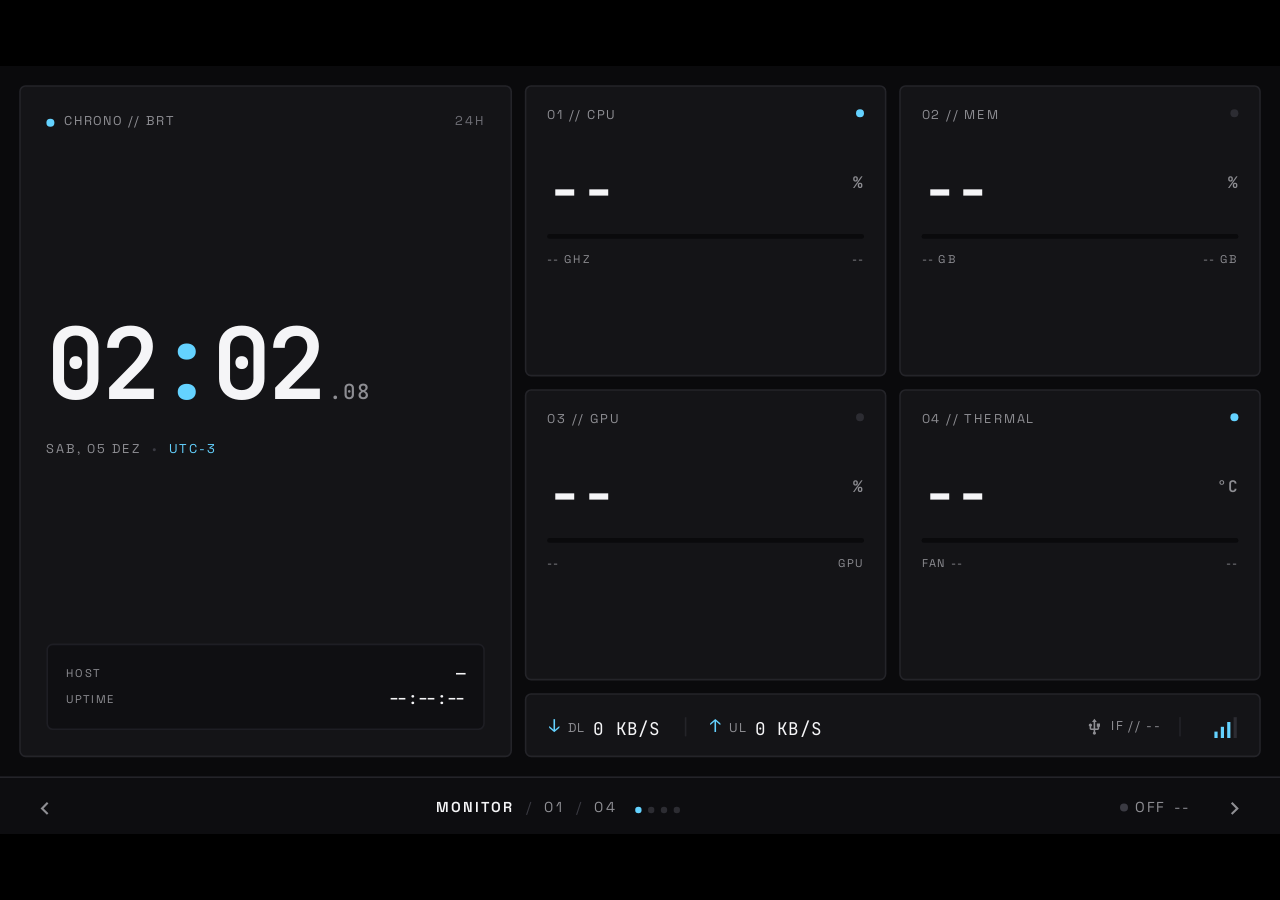
<file: templates/index.html>
<!DOCTYPE html>
<html lang="pt-BR">
<head>
<meta charset="utf-8">
<meta name="viewport" content="width=device-width, initial-scale=1.0, maximum-scale=1.0, user-scalable=no">
<meta name="theme-color" content="#0A0A0C">
<meta name="mobile-web-app-capable" content="yes">
<meta name="apple-mobile-web-app-capable" content="yes">
<meta name="application-name" content="J1 Cyberdeck">
<meta name="apple-mobile-web-app-title" content="J1 Cyberdeck">
<meta name="apple-mobile-web-app-status-bar-style" content="black-translucent">
<title>J1 // Monitor</title>
<link rel="manifest" href="/static/manifest.json">
<link rel="icon" href="/static/icons/icon-192.png">
<link rel="apple-touch-icon" href="/static/icons/icon-192.png">
<link rel="stylesheet" href="/static/css/app.css?v=3">
</head>
<body data-page="monitor">
<div class="stage" id="stage">
  <div class="screen">
    <div class="page">

      <div class="card clock-card">
        <div class="topline"><span class="led"></span>CHRONO // BRT<span class="r">24H</span></div>
        <div class="clock-time mono"><span id="clk-h">--</span><span class="colon">:</span><span id="clk-m">--</span><span class="clock-sec" id="clk-s">.00</span></div>
        <div class="clock-date"><span id="clk-date">---</span><span class="sl">&bull;</span><span class="cy">UTC-3</span></div>
        <div class="host-box">
          <div class="host-row">HOST<b id="m-host">&mdash;</b></div>
          <div class="host-row">UPTIME<b id="m-uptime">--:--:--</b></div>
        </div>
      </div>

      <div class="stats">
        <div class="card stat s1">
          <div class="head">01 // CPU<span class="led on"></span></div>
          <div class="val mono"><span id="m-cpu">--</span><span class="unit">%</span></div>
          <div class="bar"><div class="fill" id="m-cpu-bar"></div></div>
          <div class="sub"><span id="m-cpu-ghz">-- GHz</span><span class="r" id="m-cpu-thr">--</span></div>
        </div>
        <div class="card stat s2">
          <div class="head">02 // MEM<span class="led"></span></div>
          <div class="val mono"><span id="m-ram">--</span><span class="unit">%</span></div>
          <div class="bar"><div class="fill w" id="m-ram-bar"></div></div>
          <div class="sub"><span id="m-ram-use">-- GB</span><span class="r" id="m-ram-total">-- GB</span></div>
        </div>
        <div class="card stat s3">
          <div class="head">03 // GPU<span class="led"></span></div>
          <div class="val mono"><span id="m-gpu">--</span><span class="unit">%</span></div>
          <div class="bar"><div class="fill w" id="m-gpu-bar"></div></div>
          <div class="sub"><span id="m-gpu-mhz">--</span><span class="r" id="m-gpu-name">GPU</span></div>
        </div>
        <div class="card stat s4">
          <div class="head">04 // THERMAL<span class="led on"></span></div>
          <div class="val mono"><span id="m-temp">--</span><span class="unit">&deg;C</span></div>
          <div class="bar"><div class="fill" id="m-temp-bar"></div></div>
          <div class="sub"><span id="m-fan">FAN --</span><span class="r" id="m-temp-state">--</span></div>
        </div>
      </div>

      <div class="card netbar">
        <span class="grp"><span class="arr">&darr;</span>DL<span class="num" id="n-down">0 KB/s</span></span>
        <span class="sep"></span>
        <span class="grp"><span class="arr">&uarr;</span>UL<span class="num" id="n-up">0 KB/s</span></span>
        <span class="right grp"><svg class="ico" viewBox="0 -960 960 960"><path d="M480-80q-33 0-56.5-23.5T400-160q0-21 11-39t29-29v-92H320q-33 0-56.5-23.5T240-400v-92q-18-9-29-27t-11-41q0-33 23.5-56.5T280-640q33 0 56.5 23.5T360-560q0 23-11 40t-29 28v92h120v-320h-80l120-160 120 160h-80v320h120v-80h-40v-160h160v160h-40v80q0 33-23.5 56.5T640-320H520v92q19 10 29.5 28t10.5 40q0 33-23.5 56.5T480-80Z"/></svg>IF // <span id="n-if">--</span><span class="sep"></span><span class="bars"><i class="a" style="height:4px"></i><i class="a" style="height:7px"></i><i class="a" style="height:10px"></i><i style="height:13px"></i></span></span>
      </div>

    </div>
  </div>

  <div class="strip">
    <a class="nav-arrow left" href="/deck" aria-label="P&aacute;gina anterior"><svg class="ico" viewBox="0 -960 960 960"><path d="M560-240 320-480l240-240 56 56-184 184 184 184-56 56Z"/></svg></a>
    <div class="nav-center"><span class="pg">MONITOR</span><span class="slash">/</span>01<span class="slash">/</span>04<span class="dots"><i class="dot on"></i><i class="dot"></i><i class="dot"></i><i class="dot"></i></span></div>
    <div class="link"><span class="led" id="link-led"></span><span id="link-type">--</span><span class="ping" id="link-ping">--</span></div>
    <a class="nav-arrow right" href="/midia" aria-label="Pr&oacute;xima p&aacute;gina"><svg class="ico" viewBox="0 -960 960 960"><path d="M504-480 320-664l56-56 240 240-240 240-56-56 184-184Z"/></svg></a>
  </div>
</div>
<script src="/static/js/app.js?v=3"></script>
</body>
</html>
</file>
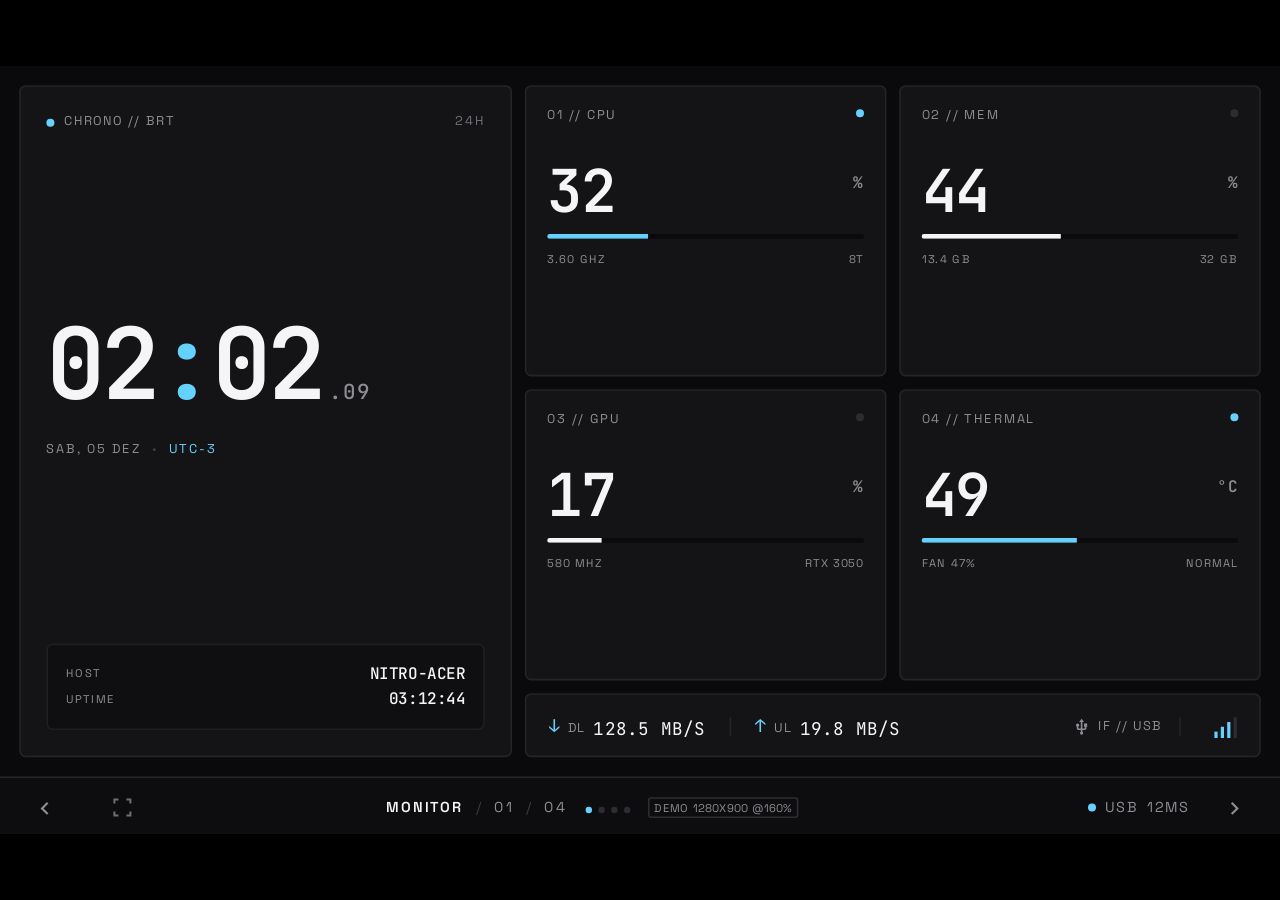
<file: prototypes/visual-v2/index.html>
<!DOCTYPE html>
<html lang="pt-BR">
<head>
<meta charset="utf-8">
<meta name="viewport" content="width=device-width, initial-scale=1.0, maximum-scale=1.0, user-scalable=no">
<meta name="theme-color" content="#0A0A0C">
<title>J1 // Monitor</title>
<link rel="stylesheet" href="assets/css/app.css?v=3">
</head>
<body data-page="monitor">
<div class="stage" id="stage">
  <div class="screen">
    <div class="page">

      <div class="card clock-card">
        <div class="topline"><span class="led"></span>CHRONO // BRT<span class="r">24H</span></div>
        <div class="clock-time mono"><span id="clk-h">--</span><span class="colon">:</span><span id="clk-m">--</span><span class="clock-sec" id="clk-s">.00</span></div>
        <div class="clock-date"><span id="clk-date">---</span><span class="sl">&bull;</span><span class="cy">UTC-3</span></div>
        <div class="host-box">
          <div class="host-row">HOST<b id="m-host">NITRO-ACER</b></div>
          <div class="host-row">UPTIME<b id="m-uptime">03:12:44</b></div>
        </div>
      </div>

      <div class="stats">
        <div class="card stat s1">
          <div class="head">01 // CPU<span class="led on"></span></div>
          <div class="val mono"><span id="m-cpu">28</span><span class="unit">%</span></div>
          <div class="bar"><div class="fill" id="m-cpu-bar"></div></div>
          <div class="sub"><span id="m-cpu-ghz">3.60 GHz</span><span class="r" id="m-cpu-thr">8T</span></div>
        </div>
        <div class="card stat s2">
          <div class="head">02 // MEM<span class="led"></span></div>
          <div class="val mono"><span id="m-ram">42</span><span class="unit">%</span></div>
          <div class="bar"><div class="fill w" id="m-ram-bar"></div></div>
          <div class="sub"><span id="m-ram-use">13.4 GB</span><span class="r" id="m-ram-total">32 GB</span></div>
        </div>
        <div class="card stat s3">
          <div class="head">03 // GPU<span class="led"></span></div>
          <div class="val mono"><span id="m-gpu">19</span><span class="unit">%</span></div>
          <div class="bar"><div class="fill w" id="m-gpu-bar"></div></div>
          <div class="sub"><span id="m-gpu-mhz">580 MHz</span><span class="r" id="m-gpu-name">RTX 3050</span></div>
        </div>
        <div class="card stat s4">
          <div class="head">04 // THERMAL<span class="led on"></span></div>
          <div class="val mono"><span id="m-temp">48</span><span class="unit">&deg;C</span></div>
          <div class="bar"><div class="fill" id="m-temp-bar"></div></div>
          <div class="sub"><span id="m-fan">FAN 45%</span><span class="r" id="m-temp-state">NORMAL</span></div>
        </div>
      </div>

      <div class="card netbar">
        <span class="grp"><span class="arr">&darr;</span>DL<span class="num" id="n-down">124.6 MB/s</span></span>
        <span class="sep"></span>
        <span class="grp"><span class="arr">&uarr;</span>UL<span class="num" id="n-up">18.2 MB/s</span></span>
        <span class="right grp"><svg class="ico" viewBox="0 -960 960 960"><path d="M480-80q-33 0-56.5-23.5T400-160q0-21 11-39t29-29v-92H320q-33 0-56.5-23.5T240-400v-92q-18-9-29-27t-11-41q0-33 23.5-56.5T280-640q33 0 56.5 23.5T360-560q0 23-11 40t-29 28v92h120v-320h-80l120-160 120 160h-80v320h120v-80h-40v-160h160v160h-40v80q0 33-23.5 56.5T640-320H520v92q19 10 29.5 28t10.5 40q0 33-23.5 56.5T480-80Z"/></svg>IF // <span id="n-if">USB</span><span class="sep"></span><span class="bars"><i class="a" style="height:4px"></i><i class="a" style="height:7px"></i><i class="a" style="height:10px"></i><i style="height:13px"></i></span></span>
      </div>

    </div>
  </div>

  <div class="strip">
    <a class="nav-arrow left" href="deck.html" aria-label="P&aacute;gina anterior"><svg class="ico" viewBox="0 -960 960 960"><path d="M560-240 320-480l240-240 56 56-184 184 184 184-56 56Z"/></svg></a>
    <div class="nav-center"><span class="pg">MONITOR</span><span class="slash">/</span>01<span class="slash">/</span>04<span class="dots"><i class="dot on"></i><i class="dot"></i><i class="dot"></i><i class="dot"></i></span><span class="demo">DEMO</span></div>
    <div class="link"><span class="led" id="link-led"></span><span id="link-type">USB</span><span class="ping" id="link-ping">12ms</span></div>
    <a class="nav-arrow right" href="midia.html" aria-label="Pr&oacute;xima p&aacute;gina"><svg class="ico" viewBox="0 -960 960 960"><path d="M504-480 320-664l56-56 240 240-240 240-56-56 184-184Z"/></svg></a>
  </div>
</div>
<script src="assets/js/app.js?v=3"></script>
</body>
</html>
</file>
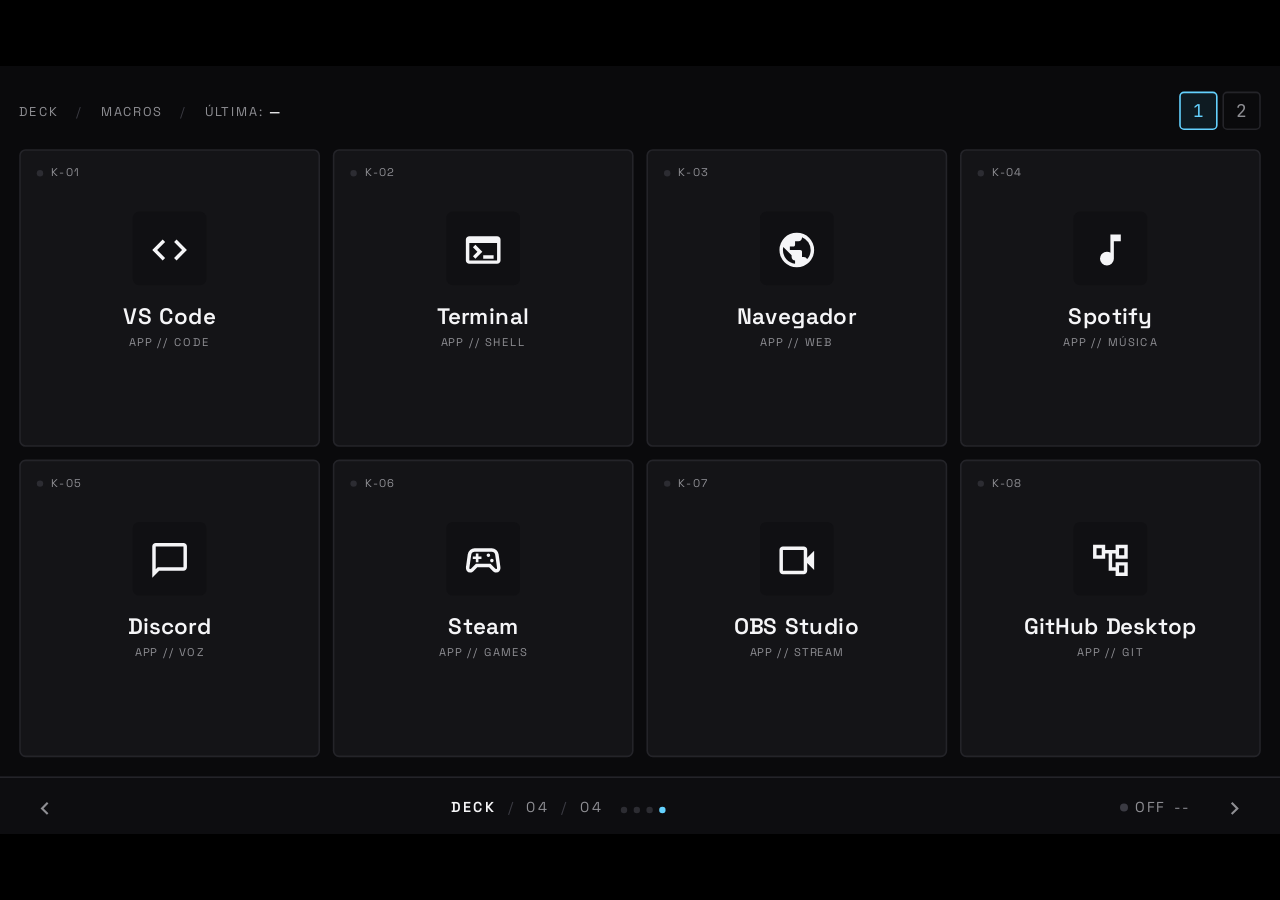
<file: templates/deck.html>
<!DOCTYPE html>
<html lang="pt-BR">
<head>
<meta charset="utf-8">
<meta name="viewport" content="width=device-width, initial-scale=1.0, maximum-scale=1.0, user-scalable=no">
<meta name="theme-color" content="#0A0A0C">
<meta name="mobile-web-app-capable" content="yes">
<meta name="apple-mobile-web-app-capable" content="yes">
<meta name="application-name" content="J1 Cyberdeck">
<meta name="apple-mobile-web-app-title" content="J1 Cyberdeck">
<meta name="apple-mobile-web-app-status-bar-style" content="black-translucent">
<title>J1 // Deck</title>
<link rel="manifest" href="/static/manifest.json">
<link rel="icon" href="/static/icons/icon-192.png">
<link rel="apple-touch-icon" href="/static/icons/icon-192.png">
<link rel="stylesheet" href="/static/css/app.css?v=3">
</head>
<body data-page="deck">
<div class="stage" id="stage">
  <div class="screen">
    <div class="page">

      <div class="deck-head">
        <div class="l">DECK <span class="sep">/</span> MACROS <span class="sep">/</span> &Uacute;LTIMA: <b id="last">&mdash;</b></div>
        <div class="bank"><button type="button" class="seg on" id="seg1">1</button><button type="button" class="seg" id="seg2">2</button></div>
      </div>

      <div class="keys">
        <div class="bankview" id="bank1">

          <button type="button" class="key k1" data-cmd="vscode" data-name="VS Code">
            <span class="tag"><span class="led"></span>K-01</span>
            <span class="body">
              <span class="icbox"><svg class="ico" viewBox="0 -960 960 960"><path d="M320-240 80-480l240-240 57 57-184 184 183 183-56 56Zm320 0-57-57 184-184-183-183 56-56 240 240-240 240Z"/></svg></span>
              <span class="name">VS Code</span>
              <span class="sub">APP // CODE</span>
            </span>
          </button>

          <button type="button" class="key k2" data-cmd="terminal" data-name="Terminal">
            <span class="tag"><span class="led"></span>K-02</span>
            <span class="body">
              <span class="icbox"><svg class="ico" viewBox="0 -960 960 960"><path d="M160-160q-33 0-56.5-23.5T80-240v-480q0-33 23.5-56.5T160-800h640q33 0 56.5 23.5T880-720v480q0 33-23.5 56.5T800-160H160Zm0-80h640v-400H160v400Zm140-40-56-56 103-104-104-104 57-56 160 160-160 160Zm180 0v-80h240v80H480Z"/></svg></span>
              <span class="name">Terminal</span>
              <span class="sub">APP // SHELL</span>
            </span>
          </button>

          <button type="button" class="key k3" data-cmd="browser" data-name="Navegador">
            <span class="tag"><span class="led"></span>K-03</span>
            <span class="body">
              <span class="icbox"><svg class="ico" viewBox="0 -960 960 960"><path d="M480-80q-83 0-156-31.5T197-197q-54-54-85.5-127T80-480q0-83 31.5-156T197-763q54-54 127-85.5T480-880q83 0 156 31.5T763-763q54 54 85.5 127T880-480q0 83-31.5 156T763-197q-54 54-127 85.5T480-80Zm-40-82v-78q-33 0-56.5-23.5T360-320v-40L168-552q-3 18-5.5 36t-2.5 36q0 121 79.5 212T440-162Zm276-102q20-22 36-47.5t26.5-53q10.5-27.5 16-56.5t5.5-59q0-98-54.5-179T600-776v16q0 33-23.5 56.5T520-680h-80v80q0 17-11.5 28.5T400-560h-80v80h240q17 0 28.5 11.5T600-440v120h40q26 0 47 15.5t29 40.5Z"/></svg></span>
              <span class="name">Navegador</span>
              <span class="sub">APP // WEB</span>
            </span>
          </button>

          <button type="button" class="key k4" data-cmd="spotify" data-name="Spotify">
            <span class="tag"><span class="led"></span>K-04</span>
            <span class="body">
              <span class="icbox"><svg class="ico" viewBox="0 -960 960 960"><path d="M400-120q-66 0-113-47t-47-113q0-66 47-113t113-47q23 0 42.5 5.5T480-418v-422h240v160H560v400q0 66-47 113t-113 47Z"/></svg></span>
              <span class="name">Spotify</span>
              <span class="sub">APP // M&Uacute;SICA</span>
            </span>
          </button>

          <button type="button" class="key k5" data-cmd="discord" data-name="Discord">
            <span class="tag"><span class="led"></span>K-05</span>
            <span class="body">
              <span class="icbox"><svg class="ico" viewBox="0 -960 960 960"><path d="M80-80v-720q0-33 23.5-56.5T160-880h640q33 0 56.5 23.5T880-800v480q0 33-23.5 56.5T800-240H240L80-80Zm126-240h594v-480H160v525l46-45Zm-46 0v-480 480Z"/></svg></span>
              <span class="name">Discord</span>
              <span class="sub">APP // VOZ</span>
            </span>
          </button>

          <button type="button" class="key k6" data-cmd="steam" data-name="Steam">
            <span class="tag"><span class="led"></span>K-06</span>
            <span class="body">
              <span class="icbox"><svg class="ico" viewBox="0 -960 960 960"><path d="M182-200q-51 0-79-35.5T82-322l42-300q9-60 53.5-99T282-760h396q60 0 104.5 39t53.5 99l42 300q7 51-21 86.5T778-200q-21 0-39-7.5T706-230l-90-90H344l-90 90q-15 15-33 22.5t-39 7.5Zm16-86 114-114h336l114 114q2 2 16 6 11 0 17.5-6.5T800-304l-44-308q-4-29-26-48.5T678-680H282q-30 0-52 19.5T204-612l-44 308q-2 11 4.5 17.5T182-280q2 0 16-6Zm482-154q17 0 28.5-11.5T720-480q0-17-11.5-28.5T680-520q-17 0-28.5 11.5T640-480q0 17 11.5 28.5T680-440Zm-80-120q17 0 28.5-11.5T640-600q0-17-11.5-28.5T600-640q-17 0-28.5 11.5T560-600q0 17 11.5 28.5T600-560ZM310-440h60v-70h70v-60h-70v-70h-60v70h-70v60h70v70Zm170-40Z"/></svg></span>
              <span class="name">Steam</span>
              <span class="sub">APP // GAMES</span>
            </span>
          </button>

          <button type="button" class="key k7" data-cmd="obs" data-name="OBS Studio">
            <span class="tag"><span class="led"></span>K-07</span>
            <span class="body">
              <span class="icbox"><svg class="ico" viewBox="0 -960 960 960"><path d="M160-160q-33 0-56.5-23.5T80-240v-480q0-33 23.5-56.5T160-800h480q33 0 56.5 23.5T720-720v180l160-160v440L720-420v180q0 33-23.5 56.5T640-160H160Zm0-80h480v-480H160v480Zm0 0v-480 480Z"/></svg></span>
              <span class="name">OBS Studio</span>
              <span class="sub">APP // STREAM</span>
            </span>
          </button>

          <button type="button" class="key k8" data-cmd="github" data-name="GitHub Desktop">
            <span class="tag"><span class="led"></span>K-08</span>
            <span class="body">
              <span class="icbox"><svg class="ico" viewBox="0 -960 960 960"><path d="M600-120v-120H440v-400h-80v120H80v-320h280v120h240v-120h280v320H600v-120h-80v320h80v-120h280v320H600ZM160-760v160-160Zm520 400v160-160Zm0-400v160-160Zm0 160h120v-160H680v160Zm0 400h120v-160H680v160ZM160-600h120v-160H160v160Z"/></svg></span>
              <span class="name">GitHub Desktop</span>
              <span class="sub">APP // GIT</span>
            </span>
          </button>

        </div>

        <div class="bankview" id="bank2" style="display:none">

          <button type="button" class="key k1" id="key-mic" data-cmd="mic_mute" data-name="Mic">
            <span class="tag"><span class="led"></span>K-01</span>
            <span class="body">
              <span class="icbox"><svg class="ico mic-on" viewBox="0 -960 960 960"><path d="M480-400q-50 0-85-35t-35-85v-240q0-50 35-85t85-35q50 0 85 35t35 85v240q0 50-35 85t-85 35Zm0-240Zm-40 520v-123q-104-14-172-93t-68-184h80q0 83 58.5 141.5T480-320q83 0 141.5-58.5T680-520h80q0 105-68 184t-172 93v123h-80Zm40-360q17 0 28.5-11.5T520-520v-240q0-17-11.5-28.5T480-800q-17 0-28.5 11.5T440-760v240q0 17 11.5 28.5T480-480Z"/></svg><svg class="ico mic-off" viewBox="0 -960 960 960"><path d="m710-362-58-58q14-23 21-48t7-52h80q0 44-13 83.5T710-362ZM480-594Zm112 112-72-72v-206q0-17-11.5-28.5T480-800q-17 0-28.5 11.5T440-760v126l-80-80v-46q0-50 35-85t85-35q50 0 85 35t35 85v240q0 11-2.5 20t-5.5 18ZM440-120v-123q-104-14-172-93t-68-184h80q0 83 57.5 141.5T480-320q34 0 64.5-10.5T600-360l57 57q-29 23-63.5 39T520-243v123h-80Zm352 64L56-792l56-56 736 736-56 56Z"/></svg></span>
              <span class="name">Mutar Mic</span>
              <span class="sub" id="mic-sub">MIC // ATIVO</span>
            </span>
          </button>

          <button type="button" class="key k2" data-cmd="alt_tab" data-name="Alt+Tab">
            <span class="tag"><span class="led"></span>K-02</span>
            <span class="body">
              <span class="icbox"><svg class="ico" viewBox="0 -960 960 960"><path d="M360-280q-33 0-56.5-23.5T280-360v-400q0-33 23.5-56.5T360-840h400q33 0 56.5 23.5T840-760v400q0 33-23.5 56.5T760-280H360Zm0-80h400v-400H360v400ZM200-200v80q-33 0-56.5-23.5T120-200h80Zm-80-80v-80h80v80h-80Zm0-160v-80h80v80h-80Zm0-160v-80h80v80h-80Zm160 480v-80h80v80h-80Zm160 0v-80h80v80h-80Zm160 0v-80h80v80h-80Z"/></svg></span>
              <span class="name">Alt+Tab</span>
              <span class="sub">A&Ccedil;&Atilde;O // JANELAS</span>
            </span>
          </button>

          <button type="button" class="key k3" data-cmd="screenshot" data-name="Print">
            <span class="tag"><span class="led"></span>K-03</span>
            <span class="body">
              <span class="icbox"><svg class="ico" viewBox="0 -960 960 960"><path d="M600-320h160v-160h-60v100H600v60ZM200-560h60v-100h100v-60H200v160Zm120 440v-80H160q-33 0-56.5-23.5T80-280v-480q0-33 23.5-56.5T160-840h640q33 0 56.5 23.5T880-760v480q0 33-23.5 56.5T800-200H640v80H320ZM160-280h640v-480H160v480Zm0 0v-480 480Z"/></svg></span>
              <span class="name">Print</span>
              <span class="sub">A&Ccedil;&Atilde;O // CAPTURA</span>
            </span>
          </button>

          <button type="button" class="key k4" data-cmd="lock" data-name="Bloquear">
            <span class="tag"><span class="led"></span>K-04</span>
            <span class="body">
              <span class="icbox"><svg class="ico" viewBox="0 -960 960 960"><path d="M240-80q-33 0-56.5-23.5T160-160v-400q0-33 23.5-56.5T240-640h40v-80q0-83 58.5-141.5T480-920q83 0 141.5 58.5T680-720v80h40q33 0 56.5 23.5T800-560v400q0 33-23.5 56.5T720-80H240Zm0-80h480v-400H240v400Zm240-120q33 0 56.5-23.5T560-360q0-33-23.5-56.5T480-440q-33 0-56.5 23.5T400-360q0 33 23.5 56.5T480-280ZM360-640h240v-80q0-50-35-85t-85-35q-50 0-85 35t-35 85v80ZM240-160v-400 400Z"/></svg></span>
              <span class="name">Bloquear</span>
              <span class="sub">A&Ccedil;&Atilde;O // SISTEMA</span>
            </span>
          </button>

          <button type="button" class="key k5" data-cmd="desktop" data-name="Desktop">
            <span class="tag"><span class="led"></span>K-05</span>
            <span class="body">
              <span class="icbox"><svg class="ico" viewBox="0 -960 960 960"><path d="M320-120v-80h80v-80H160q-33 0-56.5-23.5T80-360v-400q0-33 23.5-56.5T160-840h640q33 0 56.5 23.5T880-760v400q0 33-23.5 56.5T800-280H560v80h80v80H320ZM160-360h640v-400H160v400Zm0 0v-400 400Z"/></svg></span>
              <span class="name">Desktop</span>
              <span class="sub">A&Ccedil;&Atilde;O // JANELAS</span>
            </span>
          </button>

          <button type="button" class="key k6" data-cmd="taskmgr" data-name="Tarefas">
            <span class="tag"><span class="led"></span>K-06</span>
            <span class="body">
              <span class="icbox"><svg class="ico" viewBox="0 -960 960 960"><path d="M160-120q-33 0-56.5-23.5T80-200v-560q0-33 23.5-56.5T160-840h640q33 0 56.5 23.5T880-760v560q0 33-23.5 56.5T800-120H160Zm0-80h640v-560H160v560Zm40-80h200v-80H200v80Zm382-80 198-198-57-57-141 142-57-57-56 57 113 113Zm-382-80h200v-80H200v80Zm0-160h200v-80H200v80Zm-40 400v-560 560Z"/></svg></span>
              <span class="name">Tarefas</span>
              <span class="sub">CTRL+SHIFT+ESC</span>
            </span>
          </button>

          <button type="button" class="key k7" id="key-pp" data-cmd="playpause" data-name="Play/Pause">
            <span class="tag"><span class="led"></span>K-07</span>
            <span class="body">
              <span class="icbox"><svg class="ico pp-play" viewBox="0 -960 960 960"><path d="M320-200v-560l440 280-440 280Z"/></svg><svg class="ico pp-pause" viewBox="0 -960 960 960"><path d="M560-200v-560h160v560H560Zm-320 0v-560h160v560H240Z"/></svg></span>
              <span class="name">Play/Pause</span>
              <span class="sub">A&Ccedil;&Atilde;O // M&Iacute;DIA</span>
            </span>
          </button>

          <button type="button" class="key k8" data-cmd="mute" data-name="Mudo">
            <span class="tag"><span class="led"></span>K-08</span>
            <span class="body">
              <span class="icbox"><svg class="ico" viewBox="0 -960 960 960"><path d="M792-56 671-177q-25 16-53 27.5T560-131v-82q14-5 27.5-10t25.5-12L480-368v208L280-360H120v-240h128L56-792l56-56 736 736-56 56Zm-8-232-58-58q17-31 25.5-65t8.5-70q0-94-55-168T560-749v-82q124 28 202 125.5T840-481q0 53-14.5 102T784-288ZM650-422l-90-90v-130q47 22 73.5 66t26.5 96q0 15-2.5 29.5T650-422ZM480-592 376-696l104-104v208Zm-80 238v-94l-72-72H200v80h114l86 86Zm-36-130Z"/></svg></span>
              <span class="name">Mudo</span>
              <span class="sub">A&Ccedil;&Atilde;O // &Aacute;UDIO</span>
            </span>
          </button>

        </div>
      </div>

    </div>
  </div>

  <div class="strip">
    <a class="nav-arrow left" href="/nowplaying" aria-label="P&aacute;gina anterior"><svg class="ico" viewBox="0 -960 960 960"><path d="M560-240 320-480l240-240 56 56-184 184 184 184-56 56Z"/></svg></a>
    <div class="nav-center"><span class="pg">DECK</span><span class="slash">/</span>04<span class="slash">/</span>04<span class="dots"><i class="dot"></i><i class="dot"></i><i class="dot"></i><i class="dot on"></i></span></div>
    <div class="link"><span class="led" id="link-led"></span><span id="link-type">--</span><span class="ping" id="link-ping">--</span></div>
    <a class="nav-arrow right" href="/" aria-label="Pr&oacute;xima p&aacute;gina"><svg class="ico" viewBox="0 -960 960 960"><path d="M504-480 320-664l56-56 240 240-240 240-56-56 184-184Z"/></svg></a>
  </div>
</div>
<script src="/static/js/app.js?v=3"></script>
</body>
</html>
</file>
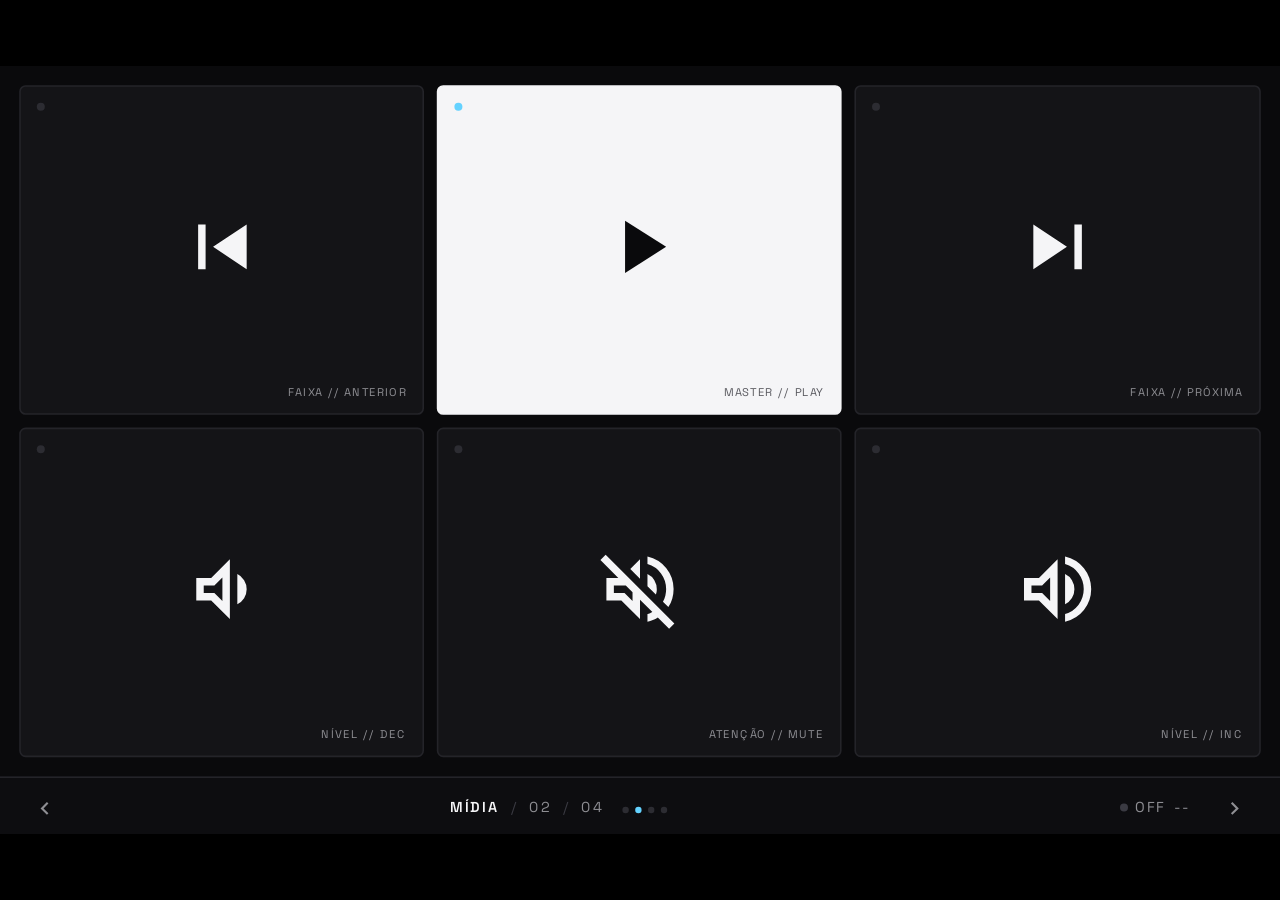
<file: templates/midia.html>
<!DOCTYPE html>
<html lang="pt-BR">
<head>
<meta charset="utf-8">
<meta name="viewport" content="width=device-width, initial-scale=1.0, maximum-scale=1.0, user-scalable=no">
<meta name="theme-color" content="#0A0A0C">
<meta name="mobile-web-app-capable" content="yes">
<meta name="apple-mobile-web-app-capable" content="yes">
<meta name="application-name" content="J1 Cyberdeck">
<meta name="apple-mobile-web-app-title" content="J1 Cyberdeck">
<meta name="apple-mobile-web-app-status-bar-style" content="black-translucent">
<title>J1 // M&iacute;dia</title>
<link rel="manifest" href="/static/manifest.json">
<link rel="icon" href="/static/icons/icon-192.png">
<link rel="apple-touch-icon" href="/static/icons/icon-192.png">
<link rel="stylesheet" href="/static/css/app.css?v=3">
</head>
<body data-page="midia">
<div class="stage" id="stage">
  <div class="screen">
    <div class="page">
      <div class="pads">

        <button type="button" class="pad p1" data-cmd="prev">
          <span class="led"></span>
          <span class="mid"><svg class="ico" viewBox="0 -960 960 960"><path d="M220-240v-480h80v480h-80Zm520 0L380-480l360-240v480Z"/></svg></span>
          <span class="sub">FAIXA // ANTERIOR</span>
        </button>

        <button type="button" class="pad play p2" id="pad-play" data-cmd="playpause">
          <span class="led"></span>
          <span class="mid"><svg class="ico play-on" viewBox="0 -960 960 960"><path d="M320-200v-560l440 280-440 280Z"/></svg><svg class="ico play-off" viewBox="0 -960 960 960"><path d="M560-200v-560h160v560H560Zm-320 0v-560h160v560H240Z"/></svg></span>
          <span class="sub">MASTER // PLAY</span>
        </button>

        <button type="button" class="pad p3" data-cmd="next">
          <span class="led"></span>
          <span class="mid"><svg class="ico" viewBox="0 -960 960 960"><path d="M660-240v-480h80v480h-80Zm-440 0v-480l360 240-360 240Z"/></svg></span>
          <span class="sub">FAIXA // PR&Oacute;XIMA</span>
        </button>

        <button type="button" class="pad p4" data-cmd="voldown">
          <span class="led"></span>
          <span class="mid"><svg class="ico" viewBox="0 -960 960 960"><path d="M200-360v-240h160l200-200v640L360-360H200Zm440 40v-322q45 21 72.5 65t27.5 97q0 53-27.5 96T640-320ZM480-606l-86 86H280v80h114l86 86v-252ZM380-480Z"/></svg></span>
          <span class="sub">N&Iacute;VEL // DEC</span>
        </button>

        <button type="button" class="pad p5" data-cmd="mute">
          <span class="led"></span>
          <span class="mid"><svg class="ico" viewBox="0 -960 960 960"><path d="M792-56 671-177q-25 16-53 27.5T560-131v-82q14-5 27.5-10t25.5-12L480-368v208L280-360H120v-240h128L56-792l56-56 736 736-56 56Zm-8-232-58-58q17-31 25.5-65t8.5-70q0-94-55-168T560-749v-82q124 28 202 125.5T840-481q0 53-14.5 102T784-288ZM650-422l-90-90v-130q47 22 73.5 66t26.5 96q0 15-2.5 29.5T650-422ZM480-592 376-696l104-104v208Zm-80 238v-94l-72-72H200v80h114l86 86Zm-36-130Z"/></svg></span>
          <span class="sub">ATEN&Ccedil;&Atilde;O // MUTE</span>
        </button>

        <button type="button" class="pad p6" data-cmd="volup">
          <span class="led"></span>
          <span class="mid"><svg class="ico" viewBox="0 -960 960 960"><path d="M560-131v-82q90-26 145-100t55-168q0-94-55-168T560-749v-82q124 28 202 125.5T840-481q0 127-78 224.5T560-131ZM120-360v-240h160l200-200v640L280-360H120Zm440 40v-322q47 22 73.5 66t26.5 96q0 51-26.5 94.5T560-320ZM400-606l-86 86H200v80h114l86 86v-252ZM300-480Z"/></svg></span>
          <span class="sub">N&Iacute;VEL // INC</span>
        </button>

      </div>
    </div>
  </div>

  <div class="strip">
    <a class="nav-arrow left" href="/" aria-label="P&aacute;gina anterior"><svg class="ico" viewBox="0 -960 960 960"><path d="M560-240 320-480l240-240 56 56-184 184 184 184-56 56Z"/></svg></a>
    <div class="nav-center"><span class="pg">M&Iacute;DIA</span><span class="slash">/</span>02<span class="slash">/</span>04<span class="dots"><i class="dot"></i><i class="dot on"></i><i class="dot"></i><i class="dot"></i></span></div>
    <div class="link"><span class="led" id="link-led"></span><span id="link-type">--</span><span class="ping" id="link-ping">--</span></div>
    <a class="nav-arrow right" href="/nowplaying" aria-label="Pr&oacute;xima p&aacute;gina"><svg class="ico" viewBox="0 -960 960 960"><path d="M504-480 320-664l56-56 240 240-240 240-56-56 184-184Z"/></svg></a>
  </div>
</div>
<script src="/static/js/app.js?v=3"></script>
</body>
</html>
</file>
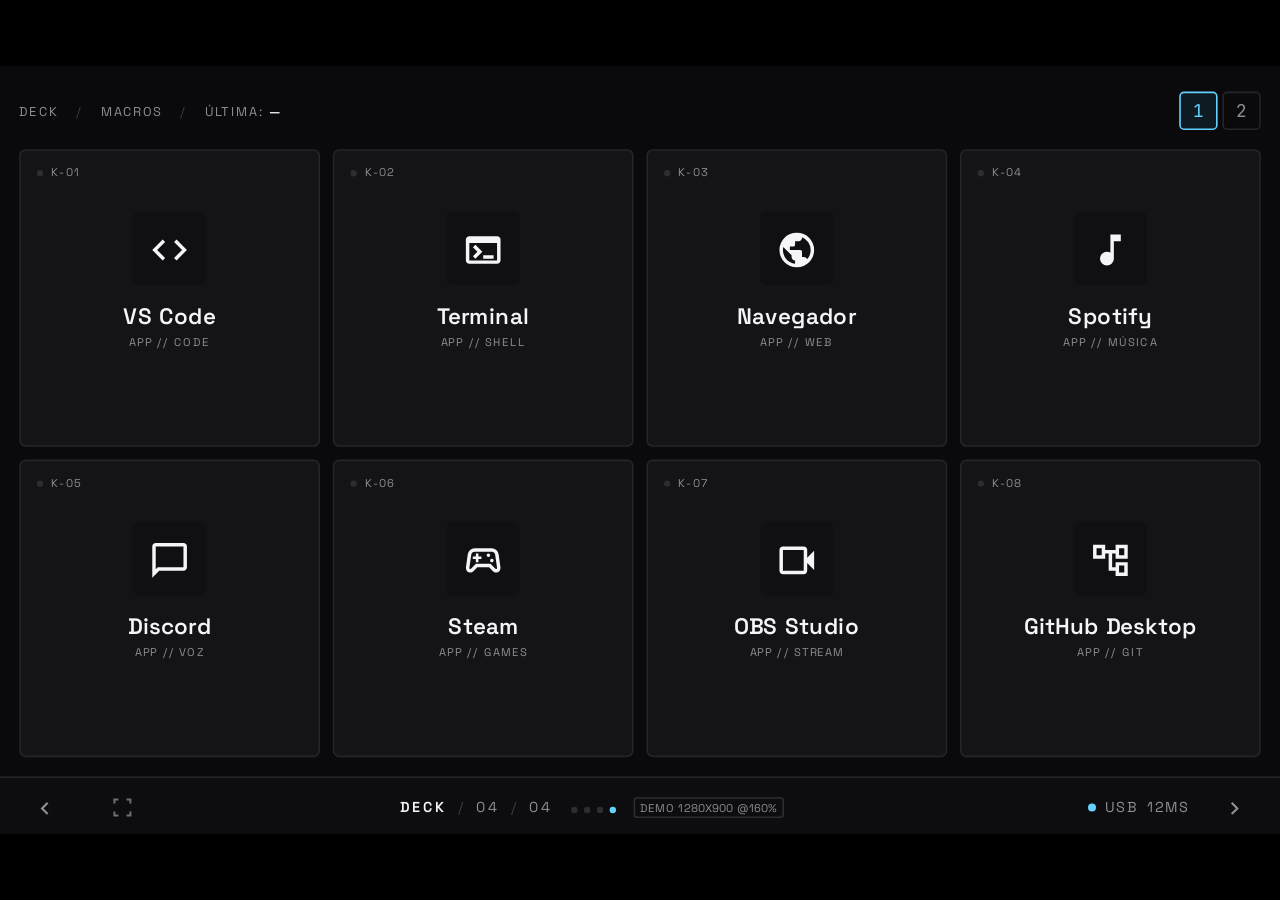
<file: prototypes/visual-v2/deck.html>
<!DOCTYPE html>
<html lang="pt-BR">
<head>
<meta charset="utf-8">
<meta name="viewport" content="width=device-width, initial-scale=1.0, maximum-scale=1.0, user-scalable=no">
<meta name="theme-color" content="#0A0A0C">
<title>J1 // Deck</title>
<link rel="stylesheet" href="assets/css/app.css?v=3">
</head>
<body data-page="deck">
<div class="stage" id="stage">
  <div class="screen">
    <div class="page">

      <div class="deck-head">
        <div class="l">DECK <span class="sep">/</span> MACROS <span class="sep">/</span> &Uacute;LTIMA: <b id="last">&mdash;</b></div>
        <div class="bank"><button type="button" class="seg on" id="seg1">1</button><button type="button" class="seg" id="seg2">2</button></div>
      </div>

      <div class="keys">
        <div class="bankview" id="bank1">

          <button type="button" class="key k1" data-cmd="vscode" data-name="VS Code">
            <span class="tag"><span class="led"></span>K-01</span>
            <span class="body">
              <span class="icbox"><svg class="ico" viewBox="0 -960 960 960"><path d="M320-240 80-480l240-240 57 57-184 184 183 183-56 56Zm320 0-57-57 184-184-183-183 56-56 240 240-240 240Z"/></svg></span>
              <span class="name">VS Code</span>
              <span class="sub">APP // CODE</span>
            </span>
          </button>

          <button type="button" class="key k2" data-cmd="terminal" data-name="Terminal">
            <span class="tag"><span class="led"></span>K-02</span>
            <span class="body">
              <span class="icbox"><svg class="ico" viewBox="0 -960 960 960"><path d="M160-160q-33 0-56.5-23.5T80-240v-480q0-33 23.5-56.5T160-800h640q33 0 56.5 23.5T880-720v480q0 33-23.5 56.5T800-160H160Zm0-80h640v-400H160v400Zm140-40-56-56 103-104-104-104 57-56 160 160-160 160Zm180 0v-80h240v80H480Z"/></svg></span>
              <span class="name">Terminal</span>
              <span class="sub">APP // SHELL</span>
            </span>
          </button>

          <button type="button" class="key k3" data-cmd="browser" data-name="Navegador">
            <span class="tag"><span class="led"></span>K-03</span>
            <span class="body">
              <span class="icbox"><svg class="ico" viewBox="0 -960 960 960"><path d="M480-80q-83 0-156-31.5T197-197q-54-54-85.5-127T80-480q0-83 31.5-156T197-763q54-54 127-85.5T480-880q83 0 156 31.5T763-763q54 54 85.5 127T880-480q0 83-31.5 156T763-197q-54 54-127 85.5T480-80Zm-40-82v-78q-33 0-56.5-23.5T360-320v-40L168-552q-3 18-5.5 36t-2.5 36q0 121 79.5 212T440-162Zm276-102q20-22 36-47.5t26.5-53q10.5-27.5 16-56.5t5.5-59q0-98-54.5-179T600-776v16q0 33-23.5 56.5T520-680h-80v80q0 17-11.5 28.5T400-560h-80v80h240q17 0 28.5 11.5T600-440v120h40q26 0 47 15.5t29 40.5Z"/></svg></span>
              <span class="name">Navegador</span>
              <span class="sub">APP // WEB</span>
            </span>
          </button>

          <button type="button" class="key k4" data-cmd="spotify" data-name="Spotify">
            <span class="tag"><span class="led"></span>K-04</span>
            <span class="body">
              <span class="icbox"><svg class="ico" viewBox="0 -960 960 960"><path d="M400-120q-66 0-113-47t-47-113q0-66 47-113t113-47q23 0 42.5 5.5T480-418v-422h240v160H560v400q0 66-47 113t-113 47Z"/></svg></span>
              <span class="name">Spotify</span>
              <span class="sub">APP // M&Uacute;SICA</span>
            </span>
          </button>

          <button type="button" class="key k5" data-cmd="discord" data-name="Discord">
            <span class="tag"><span class="led"></span>K-05</span>
            <span class="body">
              <span class="icbox"><svg class="ico" viewBox="0 -960 960 960"><path d="M80-80v-720q0-33 23.5-56.5T160-880h640q33 0 56.5 23.5T880-800v480q0 33-23.5 56.5T800-240H240L80-80Zm126-240h594v-480H160v525l46-45Zm-46 0v-480 480Z"/></svg></span>
              <span class="name">Discord</span>
              <span class="sub">APP // VOZ</span>
            </span>
          </button>

          <button type="button" class="key k6" data-cmd="steam" data-name="Steam">
            <span class="tag"><span class="led"></span>K-06</span>
            <span class="body">
              <span class="icbox"><svg class="ico" viewBox="0 -960 960 960"><path d="M182-200q-51 0-79-35.5T82-322l42-300q9-60 53.5-99T282-760h396q60 0 104.5 39t53.5 99l42 300q7 51-21 86.5T778-200q-21 0-39-7.5T706-230l-90-90H344l-90 90q-15 15-33 22.5t-39 7.5Zm16-86 114-114h336l114 114q2 2 16 6 11 0 17.5-6.5T800-304l-44-308q-4-29-26-48.5T678-680H282q-30 0-52 19.5T204-612l-44 308q-2 11 4.5 17.5T182-280q2 0 16-6Zm482-154q17 0 28.5-11.5T720-480q0-17-11.5-28.5T680-520q-17 0-28.5 11.5T640-480q0 17 11.5 28.5T680-440Zm-80-120q17 0 28.5-11.5T640-600q0-17-11.5-28.5T600-640q-17 0-28.5 11.5T560-600q0 17 11.5 28.5T600-560ZM310-440h60v-70h70v-60h-70v-70h-60v70h-70v60h70v70Zm170-40Z"/></svg></span>
              <span class="name">Steam</span>
              <span class="sub">APP // GAMES</span>
            </span>
          </button>

          <button type="button" class="key k7" data-cmd="obs" data-name="OBS Studio">
            <span class="tag"><span class="led"></span>K-07</span>
            <span class="body">
              <span class="icbox"><svg class="ico" viewBox="0 -960 960 960"><path d="M160-160q-33 0-56.5-23.5T80-240v-480q0-33 23.5-56.5T160-800h480q33 0 56.5 23.5T720-720v180l160-160v440L720-420v180q0 33-23.5 56.5T640-160H160Zm0-80h480v-480H160v480Zm0 0v-480 480Z"/></svg></span>
              <span class="name">OBS Studio</span>
              <span class="sub">APP // STREAM</span>
            </span>
          </button>

          <button type="button" class="key k8" data-cmd="github" data-name="GitHub Desktop">
            <span class="tag"><span class="led"></span>K-08</span>
            <span class="body">
              <span class="icbox"><svg class="ico" viewBox="0 -960 960 960"><path d="M600-120v-120H440v-400h-80v120H80v-320h280v120h240v-120h280v320H600v-120h-80v320h80v-120h280v320H600ZM160-760v160-160Zm520 400v160-160Zm0-400v160-160Zm0 160h120v-160H680v160Zm0 400h120v-160H680v160ZM160-600h120v-160H160v160Z"/></svg></span>
              <span class="name">GitHub Desktop</span>
              <span class="sub">APP // GIT</span>
            </span>
          </button>

        </div>

        <div class="bankview" id="bank2" style="display:none">

          <button type="button" class="key k1" data-cmd="mic_mute" data-name="Mic">
            <span class="tag"><span class="led"></span>K-01</span>
            <span class="body">
              <span class="icbox"><svg class="ico mic-on" viewBox="0 -960 960 960"><path d="M480-400q-50 0-85-35t-35-85v-240q0-50 35-85t85-35q50 0 85 35t35 85v240q0 50-35 85t-85 35Zm0-240Zm-40 520v-123q-104-14-172-93t-68-184h80q0 83 58.5 141.5T480-320q83 0 141.5-58.5T680-520h80q0 105-68 184t-172 93v123h-80Zm40-360q17 0 28.5-11.5T520-520v-240q0-17-11.5-28.5T480-800q-17 0-28.5 11.5T440-760v240q0 17 11.5 28.5T480-480Z"/></svg><svg class="ico mic-off" viewBox="0 -960 960 960"><path d="m710-362-58-58q14-23 21-48t7-52h80q0 44-13 83.5T710-362ZM480-594Zm112 112-72-72v-206q0-17-11.5-28.5T480-800q-17 0-28.5 11.5T440-760v126l-80-80v-46q0-50 35-85t85-35q50 0 85 35t35 85v240q0 11-2.5 20t-5.5 18ZM440-120v-123q-104-14-172-93t-68-184h80q0 83 57.5 141.5T480-320q34 0 64.5-10.5T600-360l57 57q-29 23-63.5 39T520-243v123h-80Zm352 64L56-792l56-56 736 736-56 56Z"/></svg></span>
              <span class="name">Mutar Mic</span>
              <span class="sub" id="mic-sub">MIC // ATIVO</span>
            </span>
          </button>

          <button type="button" class="key k2" data-cmd="alt_tab" data-name="Alt+Tab">
            <span class="tag"><span class="led"></span>K-02</span>
            <span class="body">
              <span class="icbox"><svg class="ico" viewBox="0 -960 960 960"><path d="M360-280q-33 0-56.5-23.5T280-360v-400q0-33 23.5-56.5T360-840h400q33 0 56.5 23.5T840-760v400q0 33-23.5 56.5T760-280H360Zm0-80h400v-400H360v400ZM200-200v80q-33 0-56.5-23.5T120-200h80Zm-80-80v-80h80v80h-80Zm0-160v-80h80v80h-80Zm0-160v-80h80v80h-80Zm160 480v-80h80v80h-80Zm160 0v-80h80v80h-80Zm160 0v-80h80v80h-80Z"/></svg></span>
              <span class="name">Alt+Tab</span>
              <span class="sub">A&Ccedil;&Atilde;O // JANELAS</span>
            </span>
          </button>

          <button type="button" class="key k3" data-cmd="screenshot" data-name="Print">
            <span class="tag"><span class="led"></span>K-03</span>
            <span class="body">
              <span class="icbox"><svg class="ico" viewBox="0 -960 960 960"><path d="M600-320h160v-160h-60v100H600v60ZM200-560h60v-100h100v-60H200v160Zm120 440v-80H160q-33 0-56.5-23.5T80-280v-480q0-33 23.5-56.5T160-840h640q33 0 56.5 23.5T880-760v480q0 33-23.5 56.5T800-200H640v80H320ZM160-280h640v-480H160v480Zm0 0v-480 480Z"/></svg></span>
              <span class="name">Print</span>
              <span class="sub">A&Ccedil;&Atilde;O // CAPTURA</span>
            </span>
          </button>

          <button type="button" class="key k4" data-cmd="lock" data-name="Bloquear">
            <span class="tag"><span class="led"></span>K-04</span>
            <span class="body">
              <span class="icbox"><svg class="ico" viewBox="0 -960 960 960"><path d="M240-80q-33 0-56.5-23.5T160-160v-400q0-33 23.5-56.5T240-640h40v-80q0-83 58.5-141.5T480-920q83 0 141.5 58.5T680-720v80h40q33 0 56.5 23.5T800-560v400q0 33-23.5 56.5T720-80H240Zm0-80h480v-400H240v400Zm240-120q33 0 56.5-23.5T560-360q0-33-23.5-56.5T480-440q-33 0-56.5 23.5T400-360q0 33 23.5 56.5T480-280ZM360-640h240v-80q0-50-35-85t-85-35q-50 0-85 35t-35 85v80ZM240-160v-400 400Z"/></svg></span>
              <span class="name">Bloquear</span>
              <span class="sub">A&Ccedil;&Atilde;O // SISTEMA</span>
            </span>
          </button>

          <button type="button" class="key k5" data-cmd="desktop" data-name="Desktop">
            <span class="tag"><span class="led"></span>K-05</span>
            <span class="body">
              <span class="icbox"><svg class="ico" viewBox="0 -960 960 960"><path d="M320-120v-80h80v-80H160q-33 0-56.5-23.5T80-360v-400q0-33 23.5-56.5T160-840h640q33 0 56.5 23.5T880-760v400q0 33-23.5 56.5T800-280H560v80h80v80H320ZM160-360h640v-400H160v400Zm0 0v-400 400Z"/></svg></span>
              <span class="name">Desktop</span>
              <span class="sub">A&Ccedil;&Atilde;O // JANELAS</span>
            </span>
          </button>

          <button type="button" class="key k6" data-cmd="taskmgr" data-name="Tarefas">
            <span class="tag"><span class="led"></span>K-06</span>
            <span class="body">
              <span class="icbox"><svg class="ico" viewBox="0 -960 960 960"><path d="M160-120q-33 0-56.5-23.5T80-200v-560q0-33 23.5-56.5T160-840h640q33 0 56.5 23.5T880-760v560q0 33-23.5 56.5T800-120H160Zm0-80h640v-560H160v560Zm40-80h200v-80H200v80Zm382-80 198-198-57-57-141 142-57-57-56 57 113 113Zm-382-80h200v-80H200v80Zm0-160h200v-80H200v80Zm-40 400v-560 560Z"/></svg></span>
              <span class="name">Tarefas</span>
              <span class="sub">CTRL+SHIFT+ESC</span>
            </span>
          </button>

          <button type="button" class="key k7" data-cmd="playpause" data-name="Play/Pause">
            <span class="tag"><span class="led"></span>K-07</span>
            <span class="body">
              <span class="icbox"><svg class="ico pp-play" viewBox="0 -960 960 960"><path d="M320-200v-560l440 280-440 280Z"/></svg><svg class="ico pp-pause" viewBox="0 -960 960 960"><path d="M560-200v-560h160v560H560Zm-320 0v-560h160v560H240Z"/></svg></span>
              <span class="name">Play/Pause</span>
              <span class="sub">A&Ccedil;&Atilde;O // M&Iacute;DIA</span>
            </span>
          </button>

          <button type="button" class="key k8" data-cmd="mute" data-name="Mudo">
            <span class="tag"><span class="led"></span>K-08</span>
            <span class="body">
              <span class="icbox"><svg class="ico" viewBox="0 -960 960 960"><path d="M792-56 671-177q-25 16-53 27.5T560-131v-82q14-5 27.5-10t25.5-12L480-368v208L280-360H120v-240h128L56-792l56-56 736 736-56 56Zm-8-232-58-58q17-31 25.5-65t8.5-70q0-94-55-168T560-749v-82q124 28 202 125.5T840-481q0 53-14.5 102T784-288ZM650-422l-90-90v-130q47 22 73.5 66t26.5 96q0 15-2.5 29.5T650-422ZM480-592 376-696l104-104v208Zm-80 238v-94l-72-72H200v80h114l86 86Zm-36-130Z"/></svg></span>
              <span class="name">Mudo</span>
              <span class="sub">A&Ccedil;&Atilde;O // &Aacute;UDIO</span>
            </span>
          </button>

        </div>
      </div>

    </div>
  </div>

  <div class="strip">
    <a class="nav-arrow left" href="nowplaying.html" aria-label="P&aacute;gina anterior"><svg class="ico" viewBox="0 -960 960 960"><path d="M560-240 320-480l240-240 56 56-184 184 184 184-56 56Z"/></svg></a>
    <div class="nav-center"><span class="pg">DECK</span><span class="slash">/</span>04<span class="slash">/</span>04<span class="dots"><i class="dot"></i><i class="dot"></i><i class="dot"></i><i class="dot on"></i></span><span class="demo">DEMO</span></div>
    <div class="link"><span class="led" id="link-led"></span><span id="link-type">USB</span><span class="ping" id="link-ping">12ms</span></div>
    <a class="nav-arrow right" href="index.html" aria-label="Pr&oacute;xima p&aacute;gina"><svg class="ico" viewBox="0 -960 960 960"><path d="M504-480 320-664l56-56 240 240-240 240-56-56 184-184Z"/></svg></a>
  </div>
</div>
<script src="assets/js/app.js?v=3"></script>
</body>
</html>
</file>
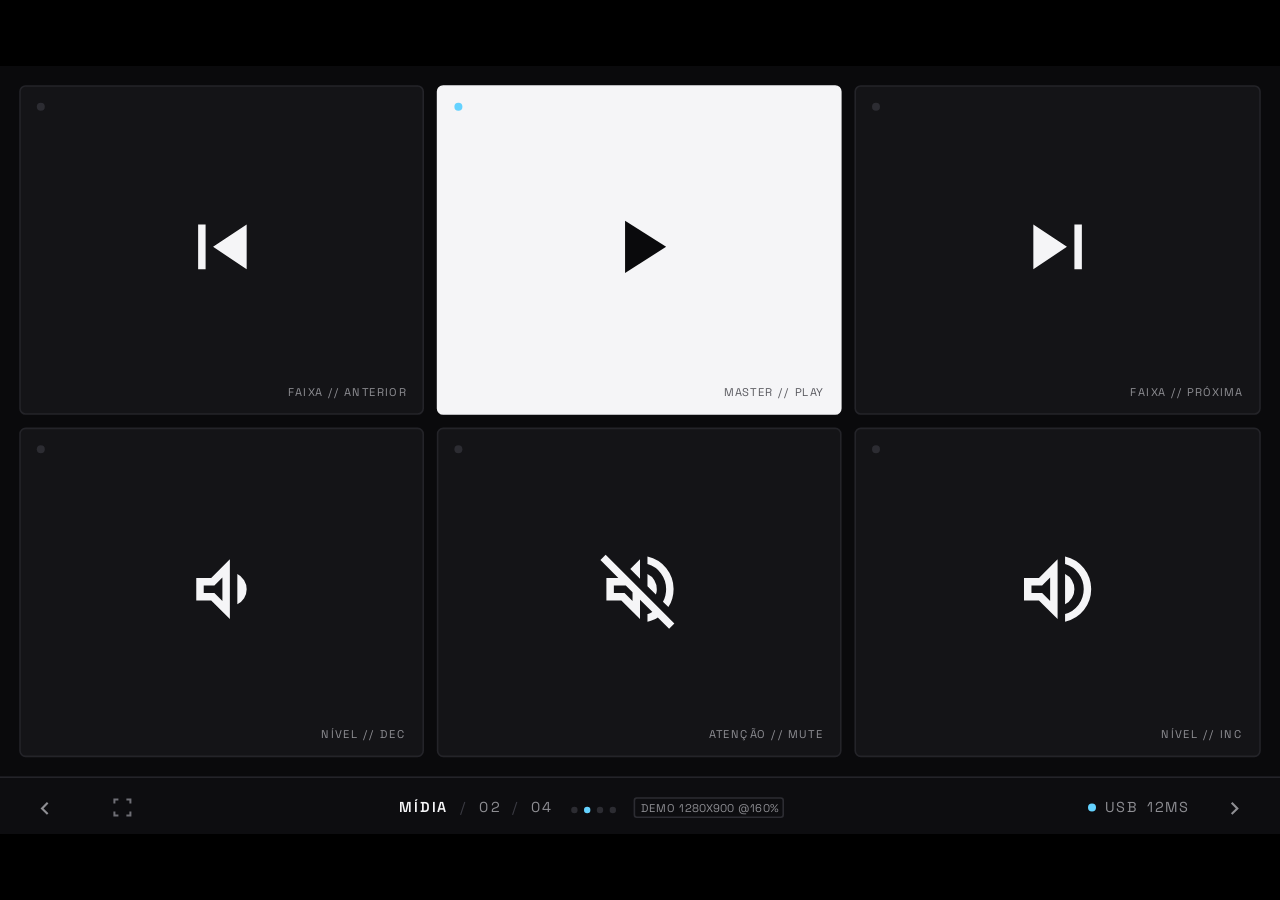
<file: prototypes/visual-v2/midia.html>
<!DOCTYPE html>
<html lang="pt-BR">
<head>
<meta charset="utf-8">
<meta name="viewport" content="width=device-width, initial-scale=1.0, maximum-scale=1.0, user-scalable=no">
<meta name="theme-color" content="#0A0A0C">
<title>J1 // M&iacute;dia</title>
<link rel="stylesheet" href="assets/css/app.css?v=3">
</head>
<body data-page="midia">
<div class="stage" id="stage">
  <div class="screen">
    <div class="page">
      <div class="pads">

        <button type="button" class="pad p1" data-cmd="prev">
          <span class="led"></span>
          <span class="mid"><svg class="ico" viewBox="0 -960 960 960"><path d="M220-240v-480h80v480h-80Zm520 0L380-480l360-240v480Z"/></svg></span>
          <span class="sub">FAIXA // ANTERIOR</span>
        </button>

        <button type="button" class="pad play p2" data-cmd="playpause">
          <span class="led"></span>
          <span class="mid"><svg class="ico play-on" viewBox="0 -960 960 960"><path d="M320-200v-560l440 280-440 280Z"/></svg><svg class="ico play-off" viewBox="0 -960 960 960"><path d="M560-200v-560h160v560H560Zm-320 0v-560h160v560H240Z"/></svg></span>
          <span class="sub">MASTER // PLAY</span>
        </button>

        <button type="button" class="pad p3" data-cmd="next">
          <span class="led"></span>
          <span class="mid"><svg class="ico" viewBox="0 -960 960 960"><path d="M660-240v-480h80v480h-80Zm-440 0v-480l360 240-360 240Z"/></svg></span>
          <span class="sub">FAIXA // PR&Oacute;XIMA</span>
        </button>

        <button type="button" class="pad p4" data-cmd="voldown">
          <span class="led"></span>
          <span class="mid"><svg class="ico" viewBox="0 -960 960 960"><path d="M200-360v-240h160l200-200v640L360-360H200Zm440 40v-322q45 21 72.5 65t27.5 97q0 53-27.5 96T640-320ZM480-606l-86 86H280v80h114l86 86v-252ZM380-480Z"/></svg></span>
          <span class="sub">N&Iacute;VEL // DEC</span>
        </button>

        <button type="button" class="pad p5" data-cmd="mute">
          <span class="led"></span>
          <span class="mid"><svg class="ico" viewBox="0 -960 960 960"><path d="M792-56 671-177q-25 16-53 27.5T560-131v-82q14-5 27.5-10t25.5-12L480-368v208L280-360H120v-240h128L56-792l56-56 736 736-56 56Zm-8-232-58-58q17-31 25.5-65t8.5-70q0-94-55-168T560-749v-82q124 28 202 125.5T840-481q0 53-14.5 102T784-288ZM650-422l-90-90v-130q47 22 73.5 66t26.5 96q0 15-2.5 29.5T650-422ZM480-592 376-696l104-104v208Zm-80 238v-94l-72-72H200v80h114l86 86Zm-36-130Z"/></svg></span>
          <span class="sub">ATEN&Ccedil;&Atilde;O // MUTE</span>
        </button>

        <button type="button" class="pad p6" data-cmd="volup">
          <span class="led"></span>
          <span class="mid"><svg class="ico" viewBox="0 -960 960 960"><path d="M560-131v-82q90-26 145-100t55-168q0-94-55-168T560-749v-82q124 28 202 125.5T840-481q0 127-78 224.5T560-131ZM120-360v-240h160l200-200v640L280-360H120Zm440 40v-322q47 22 73.5 66t26.5 96q0 51-26.5 94.5T560-320ZM400-606l-86 86H200v80h114l86 86v-252ZM300-480Z"/></svg></span>
          <span class="sub">N&Iacute;VEL // INC</span>
        </button>

      </div>
    </div>
  </div>

  <div class="strip">
    <a class="nav-arrow left" href="index.html" aria-label="P&aacute;gina anterior"><svg class="ico" viewBox="0 -960 960 960"><path d="M560-240 320-480l240-240 56 56-184 184 184 184-56 56Z"/></svg></a>
    <div class="nav-center"><span class="pg">M&Iacute;DIA</span><span class="slash">/</span>02<span class="slash">/</span>04<span class="dots"><i class="dot"></i><i class="dot on"></i><i class="dot"></i><i class="dot"></i></span><span class="demo">DEMO</span></div>
    <div class="link"><span class="led" id="link-led"></span><span id="link-type">USB</span><span class="ping" id="link-ping">12ms</span></div>
    <a class="nav-arrow right" href="nowplaying.html" aria-label="Pr&oacute;xima p&aacute;gina"><svg class="ico" viewBox="0 -960 960 960"><path d="M504-480 320-664l56-56 240 240-240 240-56-56 184-184Z"/></svg></a>
  </div>
</div>
<script src="assets/js/app.js?v=3"></script>
</body>
</html>
</file>
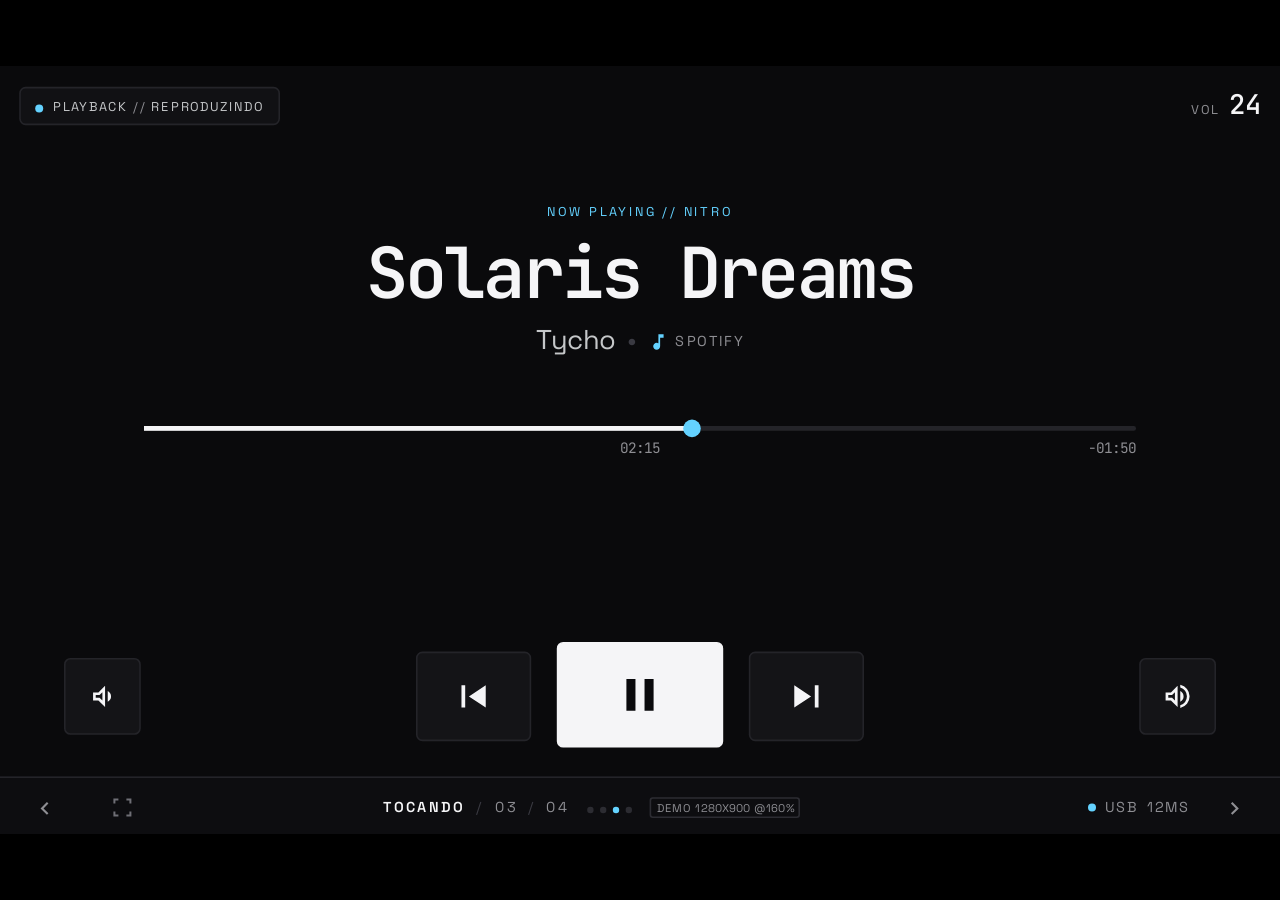
<file: prototypes/visual-v2/nowplaying.html>
<!DOCTYPE html>
<html lang="pt-BR">
<head>
<meta charset="utf-8">
<meta name="viewport" content="width=device-width, initial-scale=1.0, maximum-scale=1.0, user-scalable=no">
<meta name="theme-color" content="#0A0A0C">
<title>J1 // Tocando</title>
<link rel="stylesheet" href="assets/css/app.css?v=3">
</head>
<body data-page="nowplaying">
<div class="stage" id="stage">
  <div class="screen">
    <div class="page">
      <div class="np">

        <div class="np-top">
          <div class="np-chip"><span class="led" id="np-led"></span>PLAYBACK<span class="dim"> // </span><span id="np-state">REPRODUZINDO</span></div>
          <div class="np-vol">VOL<b id="np-vol">24</b></div>
        </div>

        <div class="np-body">
          <div class="np-kicker">NOW PLAYING // NITRO</div>
          <div class="np-title mono" id="np-title">Solaris Dreams</div>
          <div class="np-artist"><span id="np-artist">Tycho</span><span class="sep">&bull;</span><span class="src"><svg class="ico" viewBox="0 -960 960 960"><path d="M400-120q-66 0-113-47t-47-113q0-66 47-113t113-47q23 0 42.5 5.5T480-418v-422h240v160H560v400q0 66-47 113t-113 47Z"/></svg><span id="np-src">Spotify</span></span></div>

          <div class="np-seek" id="np-seek">
            <div class="seek-track">
              <div class="seek-fill" id="seek-fill"></div>
              <div class="seek-head" id="seek-head"></div>
            </div>
            <div class="np-times"><span id="np-elapsed">00:00</span><span class="r" id="np-remain">-00:00</span></div>
          </div>
        </div>

        <div class="np-ctl">
          <button type="button" class="ctlbtn mini vold" id="np-vold" aria-label="Volume -"><svg class="ico" viewBox="0 -960 960 960"><path d="M200-360v-240h160l200-200v640L360-360H200Zm440 40v-322q45 21 72.5 65t27.5 97q0 53-27.5 96T640-320ZM480-606l-86 86H280v80h114l86 86v-252ZM380-480Z"/></svg></button>
          <button type="button" class="ctlbtn prev" id="np-prev" aria-label="Faixa anterior"><svg class="ico" viewBox="0 -960 960 960"><path d="M220-240v-480h80v480h-80Zm520 0L380-480l360-240v480Z"/></svg></button>
          <button type="button" class="ctlbtn big playing" id="np-play" aria-label="Reproduzir ou pausar"><svg class="ico play-ico" viewBox="0 -960 960 960"><path d="M320-200v-560l440 280-440 280Z"/></svg><svg class="ico pause-ico" viewBox="0 -960 960 960"><path d="M560-200v-560h160v560H560Zm-320 0v-560h160v560H240Z"/></svg></button>
          <button type="button" class="ctlbtn next" id="np-next" aria-label="Pr&oacute;xima faixa"><svg class="ico" viewBox="0 -960 960 960"><path d="M660-240v-480h80v480h-80Zm-440 0v-480l360 240-360 240Z"/></svg></button>
          <button type="button" class="ctlbtn mini volu" id="np-volu" aria-label="Volume +"><svg class="ico" viewBox="0 -960 960 960"><path d="M560-131v-82q90-26 145-100t55-168q0-94-55-168T560-749v-82q124 28 202 125.5T840-481q0 127-78 224.5T560-131ZM120-360v-240h160l200-200v640L280-360H120Zm440 40v-322q47 22 73.5 66t26.5 96q0 51-26.5 94.5T560-320ZM400-606l-86 86H200v80h114l86 86v-252ZM300-480Z"/></svg></button>
        </div>

      </div>
    </div>
  </div>

  <div class="strip">
    <a class="nav-arrow left" href="midia.html" aria-label="P&aacute;gina anterior"><svg class="ico" viewBox="0 -960 960 960"><path d="M560-240 320-480l240-240 56 56-184 184 184 184-56 56Z"/></svg></a>
    <div class="nav-center"><span class="pg">TOCANDO</span><span class="slash">/</span>03<span class="slash">/</span>04<span class="dots"><i class="dot"></i><i class="dot"></i><i class="dot on"></i><i class="dot"></i></span><span class="demo">DEMO</span></div>
    <div class="link"><span class="led" id="link-led"></span><span id="link-type">USB</span><span class="ping" id="link-ping">12ms</span></div>
    <a class="nav-arrow right" href="deck.html" aria-label="Pr&oacute;xima p&aacute;gina"><svg class="ico" viewBox="0 -960 960 960"><path d="M504-480 320-664l56-56 240 240-240 240-56-56 184-184Z"/></svg></a>
  </div>
</div>
<script src="assets/js/app.js?v=3"></script>
</body>
</html>
</file>
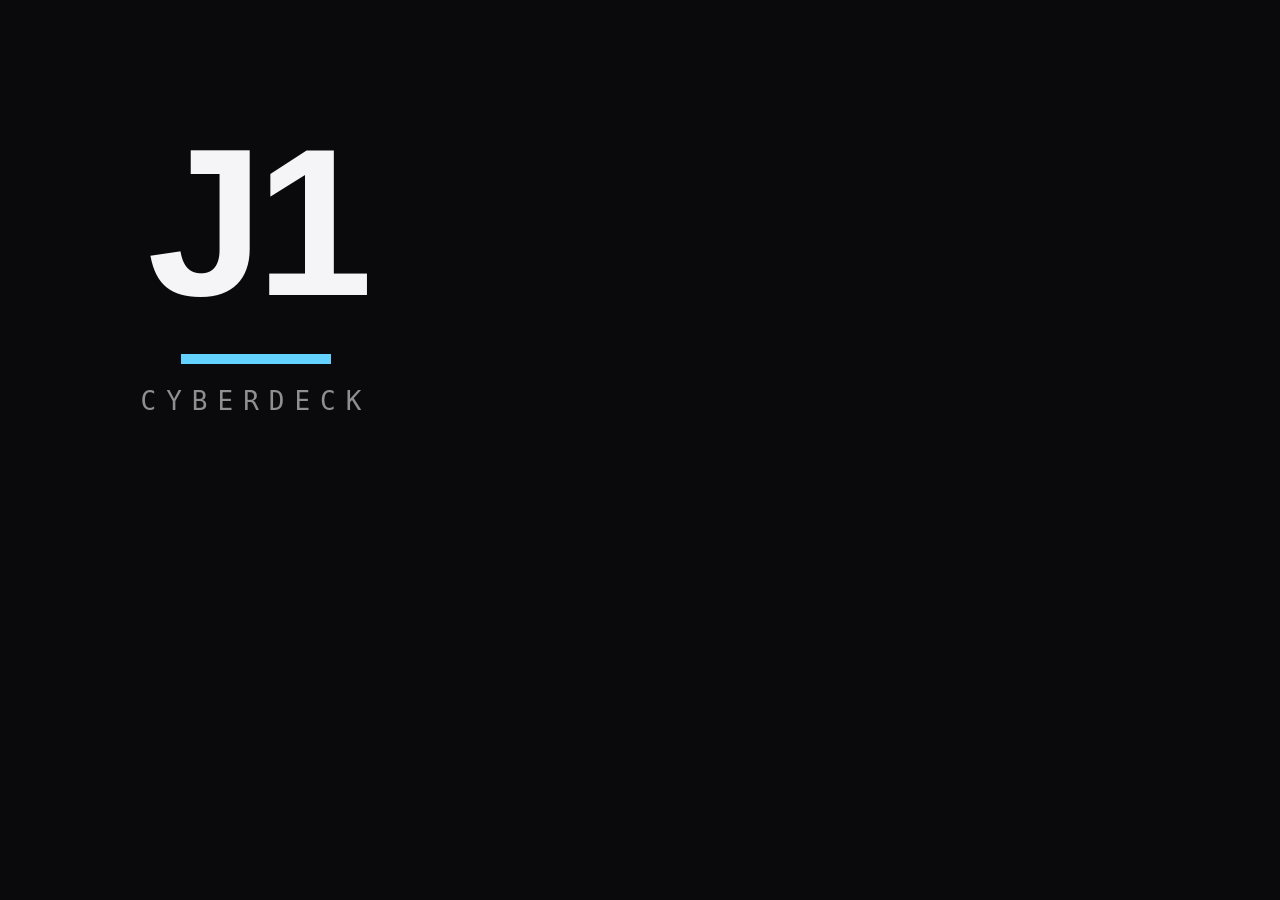
<file: static/icons/_icon-src.html>
<!DOCTYPE html>
<html><head><meta charset="utf-8">
<style>
  html,body{margin:0;padding:0;width:512px;height:512px;background:#0A0A0C;overflow:hidden}
  .w{position:absolute;left:0;top:0;width:512px;height:512px;text-align:center}
  .t{margin-top:118px;font-family:"Segoe UI",Arial,sans-serif;font-weight:800;font-size:210px;letter-spacing:-8px;color:#F5F5F7;line-height:1}
  .b{width:150px;height:10px;background:#64D2FF;margin:26px auto 0}
  .s{margin-top:22px;font-family:Consolas,monospace;font-size:26px;letter-spacing:10px;color:#8E8E93}
</style></head>
<body><div class="w"><div class="t">J1</div><div class="b"></div><div class="s">CYBERDECK</div></div></body></html>
</file>
<file: static/css/app.css>
@font-face{font-family:'Space Grotesk';src:url('../fonts/space-grotesk-400.woff2') format('woff2');font-weight:400;font-style:normal;font-display:swap}
@font-face{font-family:'Space Grotesk';src:url('../fonts/space-grotesk-500.woff2') format('woff2');font-weight:500;font-style:normal;font-display:swap}
@font-face{font-family:'Space Grotesk';src:url('../fonts/space-grotesk-600.woff2') format('woff2');font-weight:600;font-style:normal;font-display:swap}
@font-face{font-family:'Space Grotesk';src:url('../fonts/space-grotesk-700.woff2') format('woff2');font-weight:700;font-style:normal;font-display:swap}
@font-face{font-family:'JetBrains Mono';src:url('../fonts/jetbrains-mono-400.woff2') format('woff2');font-weight:400;font-style:normal;font-display:swap}
@font-face{font-family:'JetBrains Mono';src:url('../fonts/jetbrains-mono-500.woff2') format('woff2');font-weight:500;font-style:normal;font-display:swap}
@font-face{font-family:'JetBrains Mono';src:url('../fonts/jetbrains-mono-600.woff2') format('woff2');font-weight:600;font-style:normal;font-display:swap}
@font-face{font-family:'JetBrains Mono';src:url('../fonts/jetbrains-mono-700.woff2') format('woff2');font-weight:700;font-style:normal;font-display:swap}

*{box-sizing:border-box;margin:0;padding:0;-webkit-tap-highlight-color:rgba(0,0,0,0)}
html{-webkit-text-size-adjust:none;text-size-adjust:none}
html,body{background:#000;color:#F5F5F7;font-family:'Space Grotesk',Arial,Helvetica,sans-serif;overflow:hidden;width:100%;height:100%}
body{-webkit-user-select:none;user-select:none;position:fixed;left:0;top:0}

.stage{position:absolute;top:0;left:0;width:800px;height:480px;background:#0A0A0C;overflow:hidden;touch-action:manipulation}
.screen{position:absolute;left:0;top:0;width:800px;height:444px}
.page{position:absolute;left:12px;top:12px;width:776px;height:420px}

.mono{font-family:'JetBrains Mono',Consolas,monospace}
.caps{text-transform:uppercase;letter-spacing:.13em}
.card{background:#141417;border:1px solid #242429;border-radius:4px}
.ico{display:inline-block;vertical-align:middle;width:24px;height:24px;fill:currentColor}

/* ---------- strip / navegacao ---------- */
.strip{position:absolute;left:0;bottom:0;width:800px;height:36px;background:#0D0D10;border-top:1px solid #242429}
.nav-arrow{position:absolute;top:0;width:56px;height:36px;text-align:center;line-height:36px;color:#8E8E93;text-decoration:none}
.nav-arrow .ico{width:16px;height:16px;fill:currentColor;vertical-align:middle}
.nav-arrow:active{background:#1A1A1E;color:#64D2FF}
/* area de toque extra de 8 px para cima (o dedo no J1 e grande) */
.nav-arrow:after{content:'';position:absolute;left:0;right:0;top:-8px;height:44px}
.nav-arrow.left{left:0}
.nav-arrow.right{right:0}
.nav-center{position:absolute;left:56px;right:156px;top:0;height:36px;line-height:36px;text-align:center;font-size:9px;letter-spacing:.16em;text-transform:uppercase;color:#8E8E93;white-space:nowrap;overflow:hidden}
.nav-center .pg{color:#F5F5F7;font-weight:600}
.nav-center .slash{color:#3A3A42;padding:0 7px}
.dots{display:inline-block;vertical-align:middle;margin-left:9px}
.dot{display:inline-block;width:4px;height:4px;border-radius:2px;background:#2C2C32;margin:0 2px;vertical-align:middle}
.dot.on{background:#64D2FF}
.demo{display:inline-block;vertical-align:middle;margin-left:9px;font-size:7px;letter-spacing:.06em;color:#8E8E93;border:1px solid #2C2C32;border-radius:2px;padding:1px 3px;line-height:9px}
.link{position:absolute;right:56px;top:0;height:36px;line-height:36px;font-size:9px;letter-spacing:.12em;color:#8E8E93;text-transform:uppercase;white-space:nowrap}
.link .led{display:inline-block;width:5px;height:5px;border-radius:3px;background:#64D2FF;margin-right:5px;vertical-align:middle}
.link .led.off{background:#3A3A42}
.link b{color:#F5F5F7;font-weight:500}
.link .ping{color:#8E8E93;margin-left:5px}

.rotate{display:none;position:fixed;left:0;top:0;width:100%;height:100%;background:#0A0A0C;z-index:900;text-align:center}
.rotate.on{display:block}
.rotate .rbox{position:absolute;left:0;right:0;top:50%;margin-top:-64px}
.rotate .ico{width:38px;height:38px;fill:#64D2FF}
.rotate .t{margin-top:14px;font-size:12px;letter-spacing:.2em;text-transform:uppercase;color:#F5F5F7}
.rotate .s{margin-top:6px;font-size:9px;letter-spacing:.1em;text-transform:uppercase;color:#8E8E93}

/* ---------- monitor ---------- */
.clock-card{position:absolute;left:0;top:0;width:308px;height:420px;padding:16px}
.topline{font-size:8px;letter-spacing:.14em;text-transform:uppercase;color:#8E8E93;position:relative;line-height:10px}
.topline .led{display:inline-block;width:5px;height:5px;border-radius:3px;background:#64D2FF;margin-right:6px;vertical-align:middle}
.topline .r{position:absolute;right:0;top:0;color:#6E6E75}
.clock-time{font-family:'JetBrains Mono',Consolas,monospace;font-size:62px;font-weight:600;letter-spacing:-.05em;line-height:1;margin-top:116px;white-space:nowrap}
.clock-time .colon{color:#64D2FF;padding:0 1px}
.clock-sec{font-family:'JetBrains Mono',Consolas,monospace;font-size:13px;font-weight:500;color:#8E8E93;margin-left:5px;letter-spacing:.06em}
.clock-date{margin-top:16px;font-size:8px;letter-spacing:.16em;text-transform:uppercase;color:#8E8E93;line-height:12px}
.clock-date .cy{color:#64D2FF}
.clock-date .sl{color:#3A3A42;padding:0 6px}
.host-box{position:absolute;left:16px;right:16px;bottom:16px;background:#0F0F12;border:1px solid #1E1E24;border-radius:4px;padding:10px 11px}
.host-row{position:relative;font-size:7px;letter-spacing:.14em;text-transform:uppercase;color:#8E8E93;height:16px;line-height:16px}
.host-row b{position:absolute;right:0;top:0;font-family:'JetBrains Mono',Consolas,monospace;font-size:10px;font-weight:500;letter-spacing:0;color:#F5F5F7;line-height:16px}

.stats{position:absolute;left:316px;top:0;width:460px;height:372px}
.stat{position:absolute;width:226px;height:182px;padding:12px 13px}
.stat.s1{left:0;top:0}
.stat.s2{left:234px;top:0}
.stat.s3{left:0;top:190px}
.stat.s4{left:234px;top:190px}
.stat .head{font-size:8px;letter-spacing:.14em;text-transform:uppercase;color:#8E8E93;position:relative;line-height:10px}
.stat .head .led{position:absolute;right:0;top:2px;width:5px;height:5px;border-radius:3px;background:#2C2C32}
.stat .head .led.on{background:#64D2FF}
.stat .val{font-family:'JetBrains Mono',Consolas,monospace;font-size:37px;font-weight:600;letter-spacing:-.03em;line-height:1;margin-top:24px}
.stat .unit{float:right;font-family:'JetBrains Mono',Consolas,monospace;font-size:10px;letter-spacing:.06em;color:#8E8E93;margin-top:9px}
.stat .bar{margin-top:9px;height:3px;background:#0A0A0C;border-radius:2px;overflow:hidden;border:0}
.stat .fill{height:3px;width:0;background:#64D2FF}
.stat .fill.w{background:#F5F5F7}
.stat .sub{margin-top:8px;font-size:7px;letter-spacing:.12em;text-transform:uppercase;color:#8E8E93;position:relative;line-height:9px}
.stat .sub .r{position:absolute;right:0;top:0}

.netbar{position:absolute;left:316px;top:380px;width:460px;height:40px;padding:0 14px;line-height:38px;white-space:nowrap;overflow:hidden}
.netbar .grp{display:inline-block;font-size:8px;letter-spacing:.12em;text-transform:uppercase;color:#8E8E93;vertical-align:middle;line-height:38px}
.netbar .num{font-family:'JetBrains Mono',Consolas,monospace;font-size:11px;letter-spacing:0;color:#F5F5F7;margin-left:5px;vertical-align:middle}
.netbar .arr{font-family:'JetBrains Mono',Consolas,monospace;color:#64D2FF;margin-right:4px;font-size:11px}
.netbar .sep{display:inline-block;width:1px;height:12px;background:#242429;margin:0 11px;vertical-align:middle}
.netbar .right{position:absolute;right:14px;top:0;line-height:38px}
.netbar .right .grp{color:#6E6E75}
.netbar .right .ico{width:12px;height:12px;fill:#8E8E93;margin-right:4px;vertical-align:middle;margin-top:-1px}
.netbar .bars{display:inline-block;vertical-align:middle;margin-left:8px;line-height:0}
.netbar .bars i{display:inline-block;width:2px;background:#2C2C32;margin-left:2px;vertical-align:bottom}
.netbar .bars i.a{background:#64D2FF}

/* ---------- midia ---------- */
.pads{position:relative;width:776px;height:420px}
.pad{position:absolute;width:253px;height:206px;background:#141417;border:1px solid #242429;border-radius:4px;color:#F5F5F7;padding:0;font-family:inherit;cursor:pointer;-webkit-appearance:none;appearance:none;touch-action:manipulation}
.pad.p2,.pad.p5{left:261px}
.pad.p3,.pad.p6{left:522px;width:254px}
.pad.p4,.pad.p5,.pad.p6{top:214px}
.pad .led{position:absolute;left:10px;top:10px;width:5px;height:5px;border-radius:3px;background:#2C2C32}
.pad .sub{position:absolute;right:10px;bottom:9px;font-size:7px;letter-spacing:.12em;text-transform:uppercase;color:#8E8E93;line-height:9px}
.pad .mid{position:absolute;left:0;right:0;top:50%;margin-top:-30px;text-align:center;line-height:0}
.pad .mid .ico{width:56px;height:56px;fill:currentColor}
.pad:active{background:#1E1E23;border-color:#64D2FF;color:#64D2FF}
.pad.play{background:#F5F5F7;border-color:#F5F5F7;color:#0A0A0C}
.pad.play .sub{color:#5A5A60}
.pad.play .led{background:#64D2FF}
.pad.play:active{background:#D9D9DD;border-color:#64D2FF}
.pad.hot{border-color:#64D2FF;color:#64D2FF;background:#1E1E23}
.pad.play.hot{background:#D9D9DD;border-color:#64D2FF;color:#0A0A0C}
.pad .play-off{display:none}
.pad.playing .play-on{display:none}
.pad.playing .play-off{display:inline-block}

/* ---------- now playing ---------- */
.np{position:relative;width:776px;height:420px}
.np-top{position:relative;height:26px}
.np-chip{display:inline-block;height:24px;line-height:22px;border:1px solid #242429;background:#111114;border-radius:4px;padding:0 9px;font-size:8px;letter-spacing:.14em;text-transform:uppercase;color:#C5C7C9;white-space:nowrap}
.np-chip .led{display:inline-block;width:5px;height:5px;border-radius:3px;background:#64D2FF;margin-right:6px;vertical-align:middle}
.np-chip .dim{color:#8E8E93}
.np-vol{position:absolute;right:0;top:0;height:24px;line-height:24px;font-size:8px;letter-spacing:.14em;text-transform:uppercase;color:#8E8E93}
.np-vol b{font-family:'JetBrains Mono',Consolas,monospace;font-size:17px;font-weight:500;color:#F5F5F7;margin-left:6px;letter-spacing:0}
.np-body{position:absolute;left:0;right:0;top:74px;text-align:center}
.np-kicker{font-size:8px;letter-spacing:.22em;text-transform:uppercase;color:#64D2FF}
.np-title{font-family:'JetBrains Mono',Consolas,monospace;font-size:44px;font-weight:600;letter-spacing:-.035em;line-height:1.06;margin:10px auto 0;max-width:720px;white-space:nowrap;overflow:hidden;text-overflow:ellipsis}
.np-artist{margin-top:7px;font-size:17px;color:#C5C7C9;white-space:nowrap;overflow:hidden}
.np-artist .sep{color:#3A3A42;padding:0 7px}
.np-artist .src{font-size:9px;letter-spacing:.14em;text-transform:uppercase;color:#8E8E93;vertical-align:middle}
.np-artist .src .ico{width:13px;height:13px;fill:#64D2FF;margin-right:4px;margin-top:-1px}
.np-seek{position:relative;width:620px;margin:30px auto 0;padding:13px 0;cursor:pointer;touch-action:manipulation}
.seek-track{position:relative;height:3px;background:#242429;border-radius:2px}
.seek-fill{position:absolute;left:0;top:0;height:3px;width:0;background:#F5F5F7}
.seek-head{position:absolute;left:0;top:-4px;width:11px;height:11px;border-radius:6px;background:#64D2FF;margin-left:-5px}
.np-times{position:relative;margin-top:5px;height:12px;font-family:'JetBrains Mono',Consolas,monospace;font-size:9px;color:#8E8E93;line-height:12px}
.np-times .r{position:absolute;right:0;top:0}
.np-ctl{position:absolute;left:0;bottom:2px;width:776px;height:72px}
.ctlbtn{position:absolute;border:1px solid #242429;background:#141417;border-radius:4px;color:#F5F5F7;padding:0;cursor:pointer;-webkit-appearance:none;appearance:none;touch-action:manipulation}
.ctlbtn:active{background:#1E1E23;border-color:#64D2FF;color:#64D2FF}
.ctlbtn .ico{position:absolute;left:50%;top:50%;margin-left:-14px;margin-top:-14px;width:28px;height:28px;fill:currentColor}
.ctlbtn.prev{left:248px;top:8px;width:72px;height:56px}
.ctlbtn.next{left:456px;top:8px;width:72px;height:56px}
.ctlbtn.big{left:336px;top:2px;width:104px;height:66px;background:#F5F5F7;border-color:#F5F5F7;color:#0A0A0C}
.ctlbtn.big .ico{width:34px;height:34px;margin-left:-17px;margin-top:-17px}
.ctlbtn.big:active{background:#D9D9DD;border-color:#64D2FF;color:#0A0A0C}
.ctlbtn.big .pause-ico{display:none}
.ctlbtn.big.playing .play-ico{display:none}
.ctlbtn.big.playing .pause-ico{display:inline-block}
.ctlbtn.mini{width:48px;height:48px;top:12px}
.ctlbtn.vold{left:28px}
.ctlbtn.volu{left:700px}
.ctlbtn.mini .ico{width:20px;height:20px;margin-left:-10px;margin-top:-10px}

/* ---------- deck ---------- */
.deck-head{position:relative;height:32px;margin-bottom:8px}
.deck-head .l{font-size:8px;letter-spacing:.14em;text-transform:uppercase;color:#8E8E93;line-height:32px;white-space:nowrap;overflow:hidden}
.deck-head .l b{color:#F5F5F7;font-weight:600}
.deck-head .l .sep{color:#3A3A42;padding:0 8px}
.bank{position:absolute;right:0;top:4px;height:24px}
.bank .lbl{font-size:7px;letter-spacing:.16em;text-transform:uppercase;color:#6E6E75;margin-right:7px;line-height:24px;vertical-align:middle}
.bank .seg{display:inline-block;width:24px;height:24px;line-height:22px;text-align:center;border:1px solid #242429;border-radius:3px;font-family:'JetBrains Mono',Consolas,monospace;font-size:11px;color:#8E8E93;margin-left:3px;vertical-align:middle;cursor:pointer;background:transparent}
.bank .seg.on{border-color:#64D2FF;color:#64D2FF;background:#0E1B22}
.bank .seg:active{background:#1E1E23}

.keys{position:relative;width:776px;height:380px}
.bankview{position:absolute;left:0;top:0;width:776px;height:380px}
.key{position:absolute;width:188px;height:186px;background:#141417;border:1px solid #242429;border-radius:4px;color:#F5F5F7;padding:0;font-family:inherit;cursor:pointer;-webkit-appearance:none;appearance:none;text-align:center;touch-action:manipulation}
.key:active,.key.hot{background:#1E1E23;border-color:#64D2FF}
.key.k1{left:0;top:0}
.key.k2{left:196px;top:0}
.key.k3{left:392px;top:0}
.key.k4{left:588px;top:0}
.key.k5{left:0;top:194px}
.key.k6{left:196px;top:194px}
.key.k7{left:392px;top:194px}
.key.k8{left:588px;top:194px}
.key .tag{position:absolute;left:10px;top:9px;line-height:10px;font-size:7px;letter-spacing:.14em;color:#8E8E93;text-transform:uppercase}
.key .tag .led{display:inline-block;width:4px;height:4px;border-radius:2px;background:#2C2C32;margin-right:5px;vertical-align:middle}
.key.hot .tag{color:#64D2FF}
.key.hot .tag .led{background:#64D2FF}
.key .body{position:absolute;left:0;right:0;top:38px}
.key .icbox{display:block;width:46px;height:46px;margin:0 auto;background:#101013;border-radius:4px;line-height:46px}
.key .icbox .ico{width:26px;height:26px;fill:currentColor;vertical-align:middle}
.key .name{display:block;margin-top:11px;font-size:14px;font-weight:600;letter-spacing:.01em;line-height:16px;white-space:nowrap;overflow:hidden}
.key .sub{display:block;margin-top:4px;font-size:7px;letter-spacing:.12em;text-transform:uppercase;color:#8E8E93;line-height:9px;white-space:nowrap;overflow:hidden}
.key .mic-off,.key .pp-pause{display:none}
.key.muted{border-color:#FF6B6B}
.key.muted .tag,.key.muted .sub{color:#FF6B6B}
.key.muted .tag .led{background:#FF6B6B}
.key.muted .icbox{color:#FF6B6B}
.key.muted .mic-on{display:none}
.key.muted .mic-off{display:inline-block}
.key.playing .pp-play{display:none}
.key.playing .pp-pause{display:inline-block}

/* viewport CSS estreito (J1 em modo retrato-de-layout): enxuga a faixa */
@media (max-width:600px){.dots{display:none}.nav-center{font-size:8px}}
</file>
<file: prototypes/visual-v2/assets/css/app.css>
@font-face{font-family:'Space Grotesk';src:url('../fonts/space-grotesk-400.woff2') format('woff2');font-weight:400;font-style:normal;font-display:swap}
@font-face{font-family:'Space Grotesk';src:url('../fonts/space-grotesk-500.woff2') format('woff2');font-weight:500;font-style:normal;font-display:swap}
@font-face{font-family:'Space Grotesk';src:url('../fonts/space-grotesk-600.woff2') format('woff2');font-weight:600;font-style:normal;font-display:swap}
@font-face{font-family:'Space Grotesk';src:url('../fonts/space-grotesk-700.woff2') format('woff2');font-weight:700;font-style:normal;font-display:swap}
@font-face{font-family:'JetBrains Mono';src:url('../fonts/jetbrains-mono-400.woff2') format('woff2');font-weight:400;font-style:normal;font-display:swap}
@font-face{font-family:'JetBrains Mono';src:url('../fonts/jetbrains-mono-500.woff2') format('woff2');font-weight:500;font-style:normal;font-display:swap}
@font-face{font-family:'JetBrains Mono';src:url('../fonts/jetbrains-mono-600.woff2') format('woff2');font-weight:600;font-style:normal;font-display:swap}
@font-face{font-family:'JetBrains Mono';src:url('../fonts/jetbrains-mono-700.woff2') format('woff2');font-weight:700;font-style:normal;font-display:swap}

*{box-sizing:border-box;margin:0;padding:0;-webkit-tap-highlight-color:rgba(0,0,0,0)}
html{-webkit-text-size-adjust:none;text-size-adjust:none}
html,body{background:#000;color:#F5F5F7;font-family:'Space Grotesk',Arial,Helvetica,sans-serif;overflow:hidden;width:100%;height:100%}
body{-webkit-user-select:none;user-select:none;position:fixed;left:0;top:0}

.stage{position:absolute;top:0;left:0;width:800px;height:480px;background:#0A0A0C;overflow:hidden;touch-action:manipulation}
.screen{position:absolute;left:0;top:0;width:800px;height:444px}
.page{position:absolute;left:12px;top:12px;width:776px;height:420px}

.mono{font-family:'JetBrains Mono',Consolas,monospace}
.caps{text-transform:uppercase;letter-spacing:.13em}
.card{background:#141417;border:1px solid #242429;border-radius:4px}
.ico{display:inline-block;vertical-align:middle;width:24px;height:24px;fill:currentColor}

/* ---------- strip / navegacao ---------- */
.strip{position:absolute;left:0;bottom:0;width:800px;height:36px;background:#0D0D10;border-top:1px solid #242429}
.nav-arrow{position:absolute;top:0;width:56px;height:36px;text-align:center;line-height:36px;color:#8E8E93;text-decoration:none}
.nav-arrow .ico{width:16px;height:16px;fill:currentColor;vertical-align:middle}
.nav-arrow:active{background:#1A1A1E;color:#64D2FF}
/* area de toque extra de 8 px para cima (o dedo no J1 e grande) */
.nav-arrow:after{content:'';position:absolute;left:0;right:0;top:-8px;height:44px}
.nav-arrow.left{left:0}
.nav-arrow.right{right:0}
.nav-center{position:absolute;left:96px;right:156px;top:0;height:36px;line-height:36px;text-align:center;font-size:9px;letter-spacing:.16em;text-transform:uppercase;color:#8E8E93;white-space:nowrap;overflow:hidden}
.nav-center .pg{color:#F5F5F7;font-weight:600}
.nav-center .slash{color:#3A3A42;padding:0 7px}
.dots{display:inline-block;vertical-align:middle;margin-left:9px}
.dot{display:inline-block;width:4px;height:4px;border-radius:2px;background:#2C2C32;margin:0 2px;vertical-align:middle}
.dot.on{background:#64D2FF}
.demo{display:inline-block;vertical-align:middle;margin-left:9px;font-size:7px;letter-spacing:.06em;color:#8E8E93;border:1px solid #2C2C32;border-radius:2px;padding:1px 3px;line-height:9px}
.link{position:absolute;right:56px;top:0;height:36px;line-height:36px;font-size:9px;letter-spacing:.12em;color:#8E8E93;text-transform:uppercase;white-space:nowrap}
.link .led{display:inline-block;width:5px;height:5px;border-radius:3px;background:#64D2FF;margin-right:5px;vertical-align:middle}
.link .led.off{background:#3A3A42}
.link b{color:#F5F5F7;font-weight:500}
.link .ping{color:#8E8E93;margin-left:5px}
.fsbtn{position:absolute;left:56px;top:0;width:40px;height:36px;line-height:36px;text-align:center;background:transparent;border:0;padding:0;color:#6E6E75;cursor:pointer;-webkit-appearance:none;appearance:none}
.fsbtn .ico{width:15px;height:15px;fill:currentColor;vertical-align:middle}
.fsbtn:active{color:#64D2FF;background:#1A1A1E}
.fsbtn.on{color:#64D2FF}

.rotate{display:none;position:fixed;left:0;top:0;width:100%;height:100%;background:#0A0A0C;z-index:900;text-align:center}
.rotate.on{display:block}
.rotate .rbox{position:absolute;left:0;right:0;top:50%;margin-top:-64px}
.rotate .ico{width:38px;height:38px;fill:#64D2FF}
.rotate .t{margin-top:14px;font-size:12px;letter-spacing:.2em;text-transform:uppercase;color:#F5F5F7}
.rotate .s{margin-top:6px;font-size:9px;letter-spacing:.1em;text-transform:uppercase;color:#8E8E93}

/* ---------- monitor ---------- */
.clock-card{position:absolute;left:0;top:0;width:308px;height:420px;padding:16px}
.topline{font-size:8px;letter-spacing:.14em;text-transform:uppercase;color:#8E8E93;position:relative;line-height:10px}
.topline .led{display:inline-block;width:5px;height:5px;border-radius:3px;background:#64D2FF;margin-right:6px;vertical-align:middle}
.topline .r{position:absolute;right:0;top:0;color:#6E6E75}
.clock-time{font-family:'JetBrains Mono',Consolas,monospace;font-size:62px;font-weight:600;letter-spacing:-.05em;line-height:1;margin-top:116px;white-space:nowrap}
.clock-time .colon{color:#64D2FF;padding:0 1px}
.clock-sec{font-family:'JetBrains Mono',Consolas,monospace;font-size:13px;font-weight:500;color:#8E8E93;margin-left:5px;letter-spacing:.06em}
.clock-date{margin-top:16px;font-size:8px;letter-spacing:.16em;text-transform:uppercase;color:#8E8E93;line-height:12px}
.clock-date .cy{color:#64D2FF}
.clock-date .sl{color:#3A3A42;padding:0 6px}
.host-box{position:absolute;left:16px;right:16px;bottom:16px;background:#0F0F12;border:1px solid #1E1E24;border-radius:4px;padding:10px 11px}
.host-row{position:relative;font-size:7px;letter-spacing:.14em;text-transform:uppercase;color:#8E8E93;height:16px;line-height:16px}
.host-row b{position:absolute;right:0;top:0;font-family:'JetBrains Mono',Consolas,monospace;font-size:10px;font-weight:500;letter-spacing:0;color:#F5F5F7;line-height:16px}

.stats{position:absolute;left:316px;top:0;width:460px;height:372px}
.stat{position:absolute;width:226px;height:182px;padding:12px 13px}
.stat.s1{left:0;top:0}
.stat.s2{left:234px;top:0}
.stat.s3{left:0;top:190px}
.stat.s4{left:234px;top:190px}
.stat .head{font-size:8px;letter-spacing:.14em;text-transform:uppercase;color:#8E8E93;position:relative;line-height:10px}
.stat .head .led{position:absolute;right:0;top:2px;width:5px;height:5px;border-radius:3px;background:#2C2C32}
.stat .head .led.on{background:#64D2FF}
.stat .val{font-family:'JetBrains Mono',Consolas,monospace;font-size:37px;font-weight:600;letter-spacing:-.03em;line-height:1;margin-top:24px}
.stat .unit{float:right;font-family:'JetBrains Mono',Consolas,monospace;font-size:10px;letter-spacing:.06em;color:#8E8E93;margin-top:9px}
.stat .bar{margin-top:9px;height:3px;background:#0A0A0C;border-radius:2px;overflow:hidden;border:0}
.stat .fill{height:3px;width:0;background:#64D2FF}
.stat .fill.w{background:#F5F5F7}
.stat .sub{margin-top:8px;font-size:7px;letter-spacing:.12em;text-transform:uppercase;color:#8E8E93;position:relative;line-height:9px}
.stat .sub .r{position:absolute;right:0;top:0}

.netbar{position:absolute;left:316px;top:380px;width:460px;height:40px;padding:0 14px;line-height:38px;white-space:nowrap;overflow:hidden}
.netbar .grp{display:inline-block;font-size:8px;letter-spacing:.12em;text-transform:uppercase;color:#8E8E93;vertical-align:middle;line-height:38px}
.netbar .num{font-family:'JetBrains Mono',Consolas,monospace;font-size:11px;letter-spacing:0;color:#F5F5F7;margin-left:5px;vertical-align:middle}
.netbar .arr{font-family:'JetBrains Mono',Consolas,monospace;color:#64D2FF;margin-right:4px;font-size:11px}
.netbar .sep{display:inline-block;width:1px;height:12px;background:#242429;margin:0 11px;vertical-align:middle}
.netbar .right{position:absolute;right:14px;top:0;line-height:38px}
.netbar .right .grp{color:#6E6E75}
.netbar .right .ico{width:12px;height:12px;fill:#8E8E93;margin-right:4px;vertical-align:middle;margin-top:-1px}
.netbar .bars{display:inline-block;vertical-align:middle;margin-left:8px;line-height:0}
.netbar .bars i{display:inline-block;width:2px;background:#2C2C32;margin-left:2px;vertical-align:bottom}
.netbar .bars i.a{background:#64D2FF}

/* ---------- midia ---------- */
.pads{position:relative;width:776px;height:420px}
.pad{position:absolute;width:253px;height:206px;background:#141417;border:1px solid #242429;border-radius:4px;color:#F5F5F7;padding:0;font-family:inherit;cursor:pointer;-webkit-appearance:none;appearance:none;touch-action:manipulation}
.pad.p2,.pad.p5{left:261px}
.pad.p3,.pad.p6{left:522px;width:254px}
.pad.p4,.pad.p5,.pad.p6{top:214px}
.pad .led{position:absolute;left:10px;top:10px;width:5px;height:5px;border-radius:3px;background:#2C2C32}
.pad .sub{position:absolute;right:10px;bottom:9px;font-size:7px;letter-spacing:.12em;text-transform:uppercase;color:#8E8E93;line-height:9px}
.pad .mid{position:absolute;left:0;right:0;top:50%;margin-top:-30px;text-align:center;line-height:0}
.pad .mid .ico{width:56px;height:56px;fill:currentColor}
.pad:active{background:#1E1E23;border-color:#64D2FF;color:#64D2FF}
.pad.play{background:#F5F5F7;border-color:#F5F5F7;color:#0A0A0C}
.pad.play .sub{color:#5A5A60}
.pad.play .led{background:#64D2FF}
.pad.play:active{background:#D9D9DD;border-color:#64D2FF}
.pad.hot{border-color:#64D2FF;color:#64D2FF;background:#1E1E23}
.pad.play.hot{background:#D9D9DD;border-color:#64D2FF;color:#0A0A0C}
.pad .play-off{display:none}
.pad.playing .play-on{display:none}
.pad.playing .play-off{display:inline-block}

/* ---------- now playing ---------- */
.np{position:relative;width:776px;height:420px}
.np-top{position:relative;height:26px}
.np-chip{display:inline-block;height:24px;line-height:22px;border:1px solid #242429;background:#111114;border-radius:4px;padding:0 9px;font-size:8px;letter-spacing:.14em;text-transform:uppercase;color:#C5C7C9;white-space:nowrap}
.np-chip .led{display:inline-block;width:5px;height:5px;border-radius:3px;background:#64D2FF;margin-right:6px;vertical-align:middle}
.np-chip .dim{color:#8E8E93}
.np-vol{position:absolute;right:0;top:0;height:24px;line-height:24px;font-size:8px;letter-spacing:.14em;text-transform:uppercase;color:#8E8E93}
.np-vol b{font-family:'JetBrains Mono',Consolas,monospace;font-size:17px;font-weight:500;color:#F5F5F7;margin-left:6px;letter-spacing:0}
.np-body{position:absolute;left:0;right:0;top:74px;text-align:center}
.np-kicker{font-size:8px;letter-spacing:.22em;text-transform:uppercase;color:#64D2FF}
.np-title{font-family:'JetBrains Mono',Consolas,monospace;font-size:44px;font-weight:600;letter-spacing:-.035em;line-height:1.06;margin:10px auto 0;max-width:720px;white-space:nowrap;overflow:hidden;text-overflow:ellipsis}
.np-artist{margin-top:7px;font-size:17px;color:#C5C7C9;white-space:nowrap;overflow:hidden}
.np-artist .sep{color:#3A3A42;padding:0 7px}
.np-artist .src{font-size:9px;letter-spacing:.14em;text-transform:uppercase;color:#8E8E93;vertical-align:middle}
.np-artist .src .ico{width:13px;height:13px;fill:#64D2FF;margin-right:4px;margin-top:-1px}
.np-seek{position:relative;width:620px;margin:30px auto 0;padding:13px 0;cursor:pointer;touch-action:manipulation}
.seek-track{position:relative;height:3px;background:#242429;border-radius:2px}
.seek-fill{position:absolute;left:0;top:0;height:3px;width:0;background:#F5F5F7}
.seek-head{position:absolute;left:0;top:-4px;width:11px;height:11px;border-radius:6px;background:#64D2FF;margin-left:-5px}
.np-times{position:relative;margin-top:5px;height:12px;font-family:'JetBrains Mono',Consolas,monospace;font-size:9px;color:#8E8E93;line-height:12px}
.np-times .r{position:absolute;right:0;top:0}
.np-ctl{position:absolute;left:0;bottom:2px;width:776px;height:72px}
.ctlbtn{position:absolute;border:1px solid #242429;background:#141417;border-radius:4px;color:#F5F5F7;padding:0;cursor:pointer;-webkit-appearance:none;appearance:none;touch-action:manipulation}
.ctlbtn:active{background:#1E1E23;border-color:#64D2FF;color:#64D2FF}
.ctlbtn .ico{position:absolute;left:50%;top:50%;margin-left:-14px;margin-top:-14px;width:28px;height:28px;fill:currentColor}
.ctlbtn.prev{left:248px;top:8px;width:72px;height:56px}
.ctlbtn.next{left:456px;top:8px;width:72px;height:56px}
.ctlbtn.big{left:336px;top:2px;width:104px;height:66px;background:#F5F5F7;border-color:#F5F5F7;color:#0A0A0C}
.ctlbtn.big .ico{width:34px;height:34px;margin-left:-17px;margin-top:-17px}
.ctlbtn.big:active{background:#D9D9DD;border-color:#64D2FF;color:#0A0A0C}
.ctlbtn.big .pause-ico{display:none}
.ctlbtn.big.playing .play-ico{display:none}
.ctlbtn.big.playing .pause-ico{display:inline-block}
.ctlbtn.mini{width:48px;height:48px;top:12px}
.ctlbtn.vold{left:28px}
.ctlbtn.volu{left:700px}
.ctlbtn.mini .ico{width:20px;height:20px;margin-left:-10px;margin-top:-10px}

/* ---------- deck ---------- */
.deck-head{position:relative;height:32px;margin-bottom:8px}
.deck-head .l{font-size:8px;letter-spacing:.14em;text-transform:uppercase;color:#8E8E93;line-height:32px;white-space:nowrap;overflow:hidden}
.deck-head .l b{color:#F5F5F7;font-weight:600}
.deck-head .l .sep{color:#3A3A42;padding:0 8px}
.bank{position:absolute;right:0;top:4px;height:24px}
.bank .lbl{font-size:7px;letter-spacing:.16em;text-transform:uppercase;color:#6E6E75;margin-right:7px;line-height:24px;vertical-align:middle}
.bank .seg{display:inline-block;width:24px;height:24px;line-height:22px;text-align:center;border:1px solid #242429;border-radius:3px;font-family:'JetBrains Mono',Consolas,monospace;font-size:11px;color:#8E8E93;margin-left:3px;vertical-align:middle;cursor:pointer;background:transparent}
.bank .seg.on{border-color:#64D2FF;color:#64D2FF;background:#0E1B22}
.bank .seg:active{background:#1E1E23}

.keys{position:relative;width:776px;height:380px}
.bankview{position:absolute;left:0;top:0;width:776px;height:380px}
.key{position:absolute;width:188px;height:186px;background:#141417;border:1px solid #242429;border-radius:4px;color:#F5F5F7;padding:0;font-family:inherit;cursor:pointer;-webkit-appearance:none;appearance:none;text-align:center;touch-action:manipulation}
.key:active,.key.hot{background:#1E1E23;border-color:#64D2FF}
.key.k1{left:0;top:0}
.key.k2{left:196px;top:0}
.key.k3{left:392px;top:0}
.key.k4{left:588px;top:0}
.key.k5{left:0;top:194px}
.key.k6{left:196px;top:194px}
.key.k7{left:392px;top:194px}
.key.k8{left:588px;top:194px}
.key .tag{position:absolute;left:10px;top:9px;line-height:10px;font-size:7px;letter-spacing:.14em;color:#8E8E93;text-transform:uppercase}
.key .tag .led{display:inline-block;width:4px;height:4px;border-radius:2px;background:#2C2C32;margin-right:5px;vertical-align:middle}
.key.hot .tag{color:#64D2FF}
.key.hot .tag .led{background:#64D2FF}
.key .body{position:absolute;left:0;right:0;top:38px}
.key .icbox{display:block;width:46px;height:46px;margin:0 auto;background:#101013;border-radius:4px;line-height:46px}
.key .icbox .ico{width:26px;height:26px;fill:currentColor;vertical-align:middle}
.key .name{display:block;margin-top:11px;font-size:14px;font-weight:600;letter-spacing:.01em;line-height:16px;white-space:nowrap;overflow:hidden}
.key .sub{display:block;margin-top:4px;font-size:7px;letter-spacing:.12em;text-transform:uppercase;color:#8E8E93;line-height:9px;white-space:nowrap;overflow:hidden}
.key .mic-off,.key .pp-pause{display:none}
.key.muted{border-color:#FF6B6B}
.key.muted .tag,.key.muted .sub{color:#FF6B6B}
.key.muted .tag .led{background:#FF6B6B}
.key.muted .icbox{color:#FF6B6B}
.key.muted .mic-on{display:none}
.key.muted .mic-off{display:inline-block}
.key.playing .pp-play{display:none}
.key.playing .pp-pause{display:inline-block}

/* viewport CSS estreito (J1 em modo retrato-de-layout): enxuga a faixa */
@media (max-width:760px){.demo{display:none}}
@media (max-width:600px){.dots{display:none}.nav-center{font-size:8px}}
</file>
